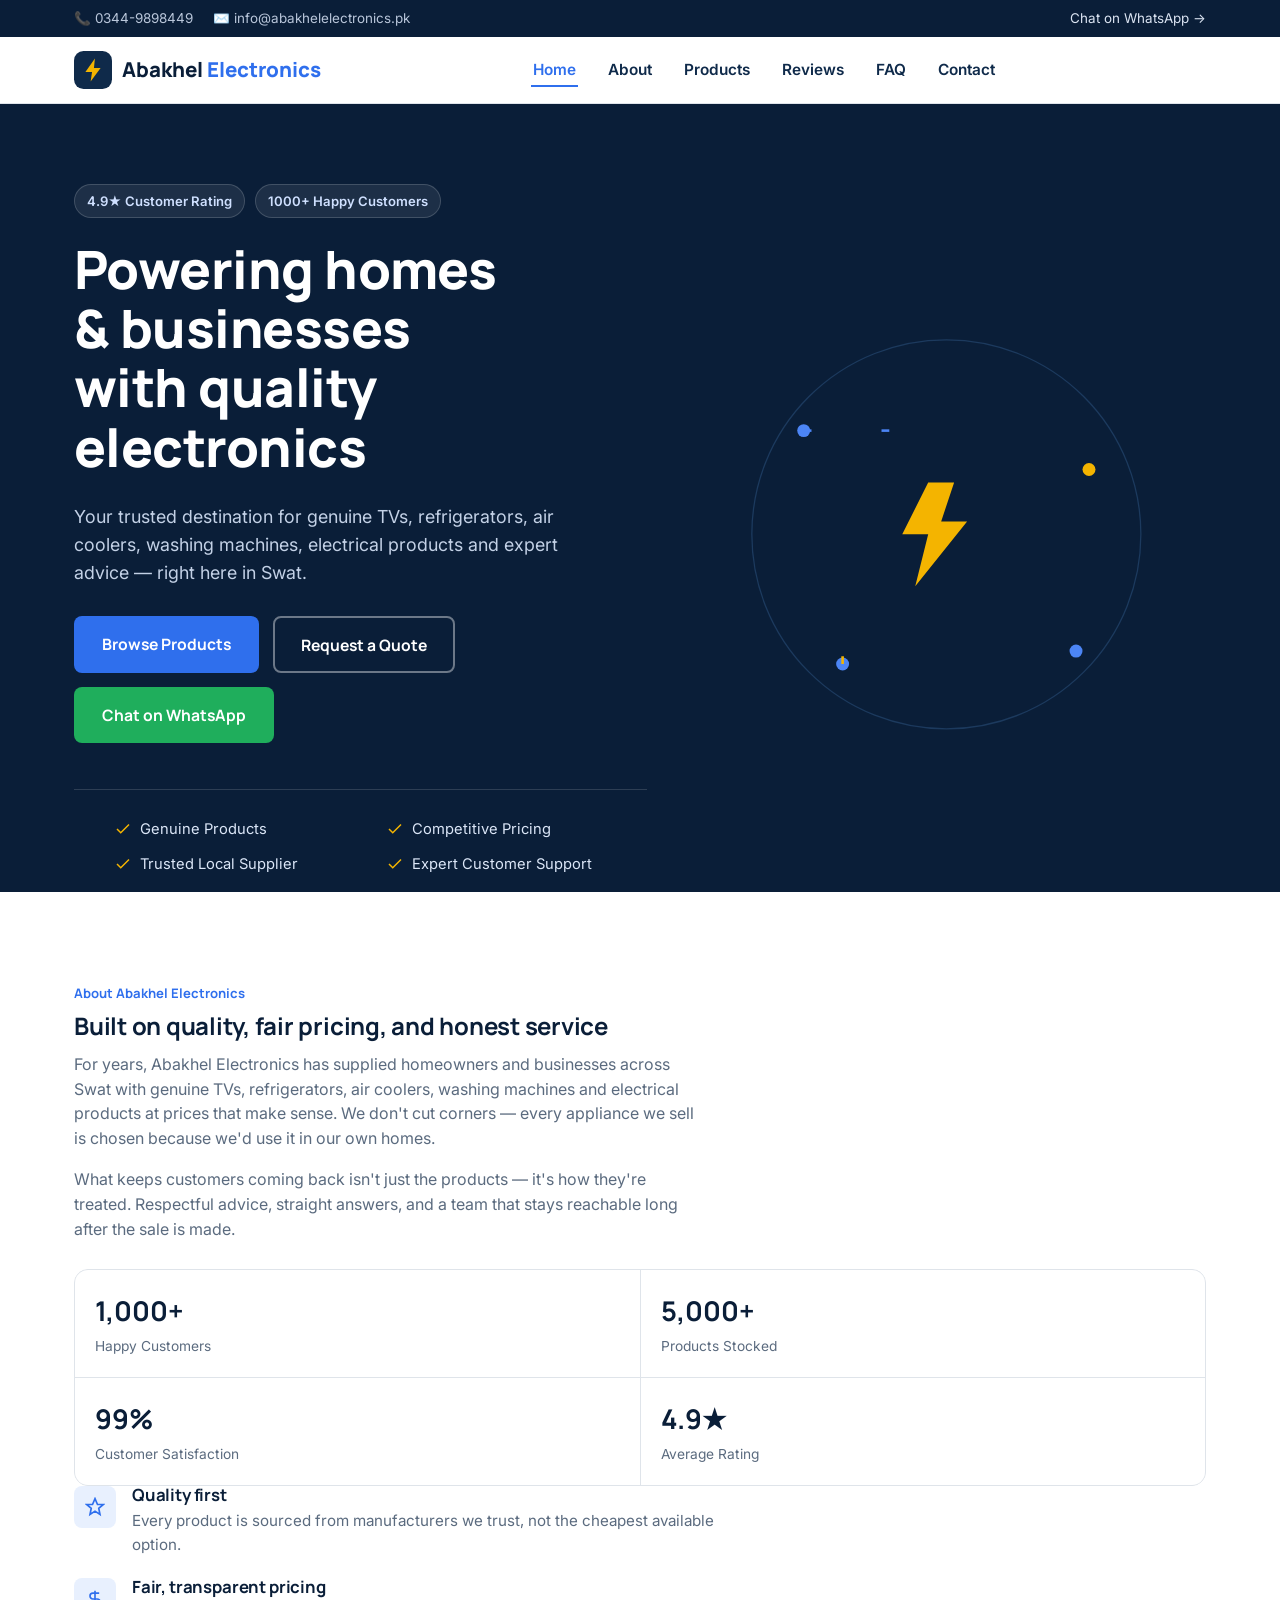
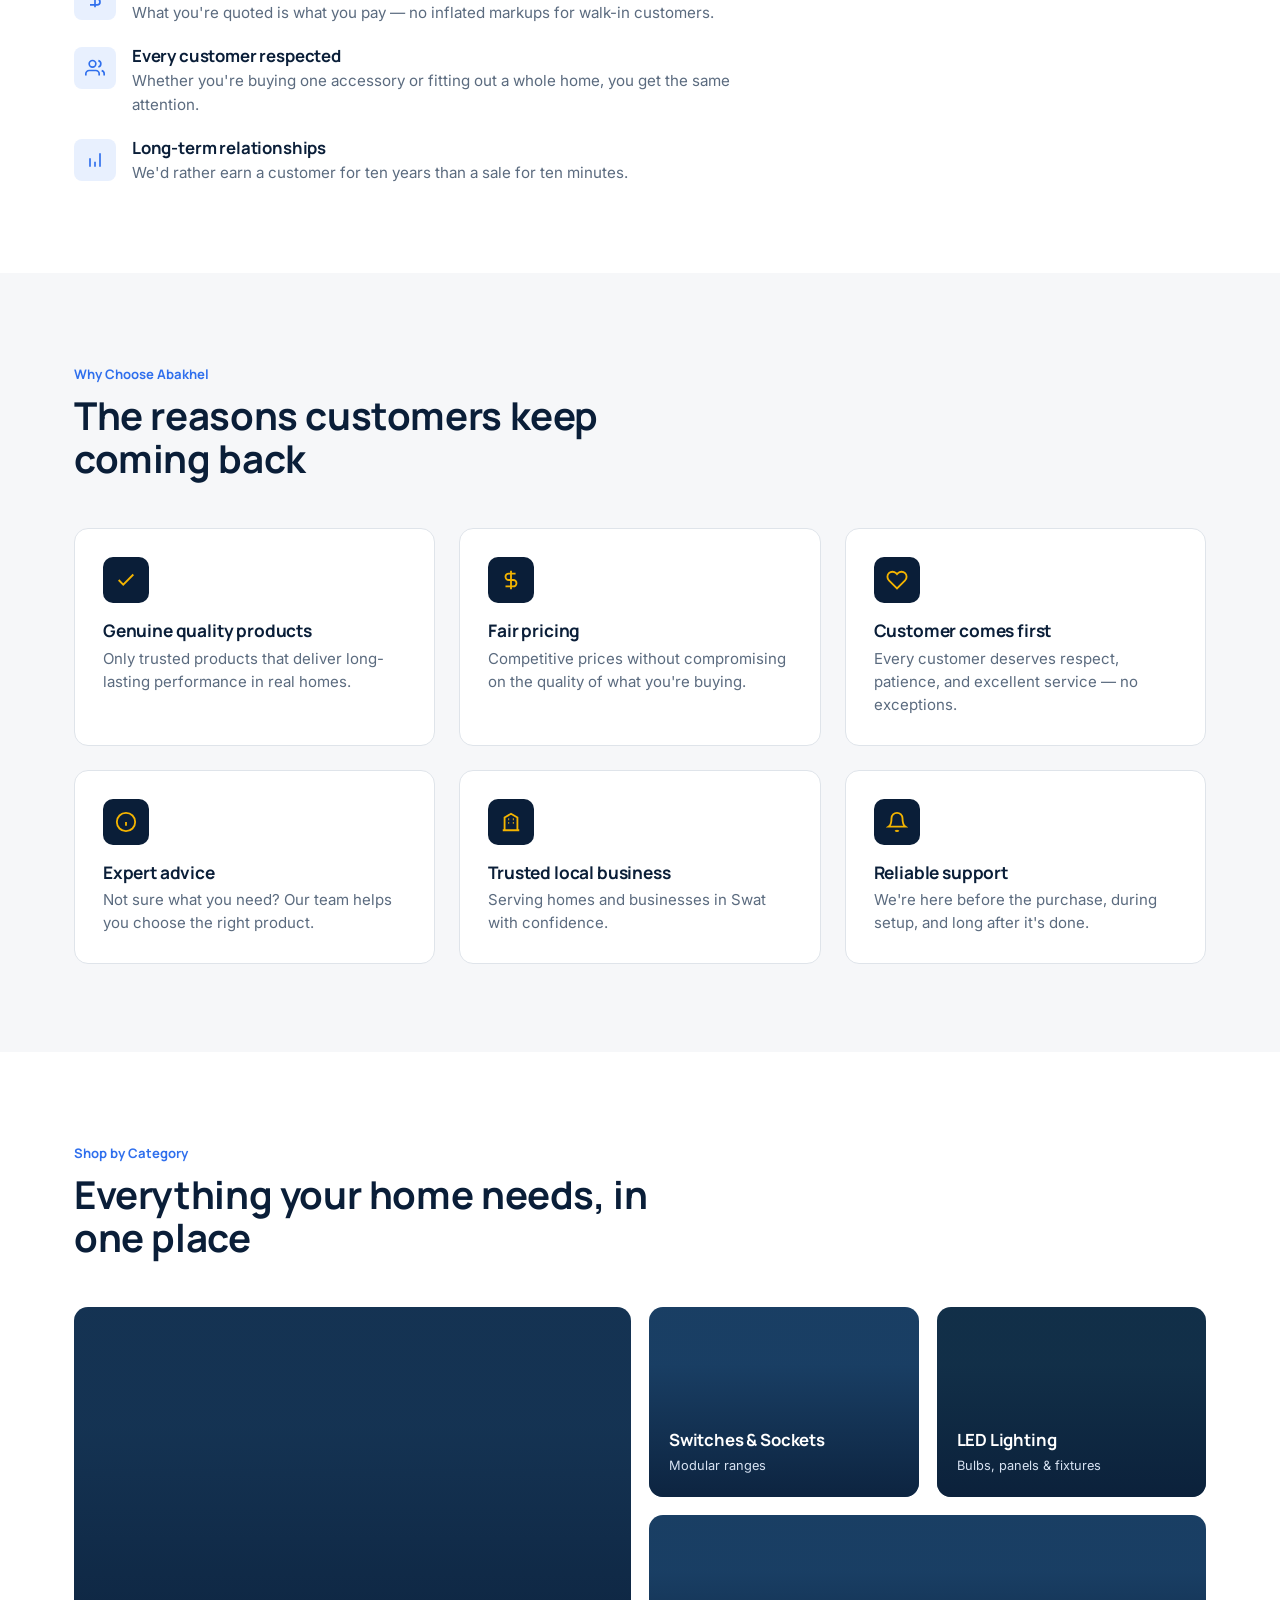
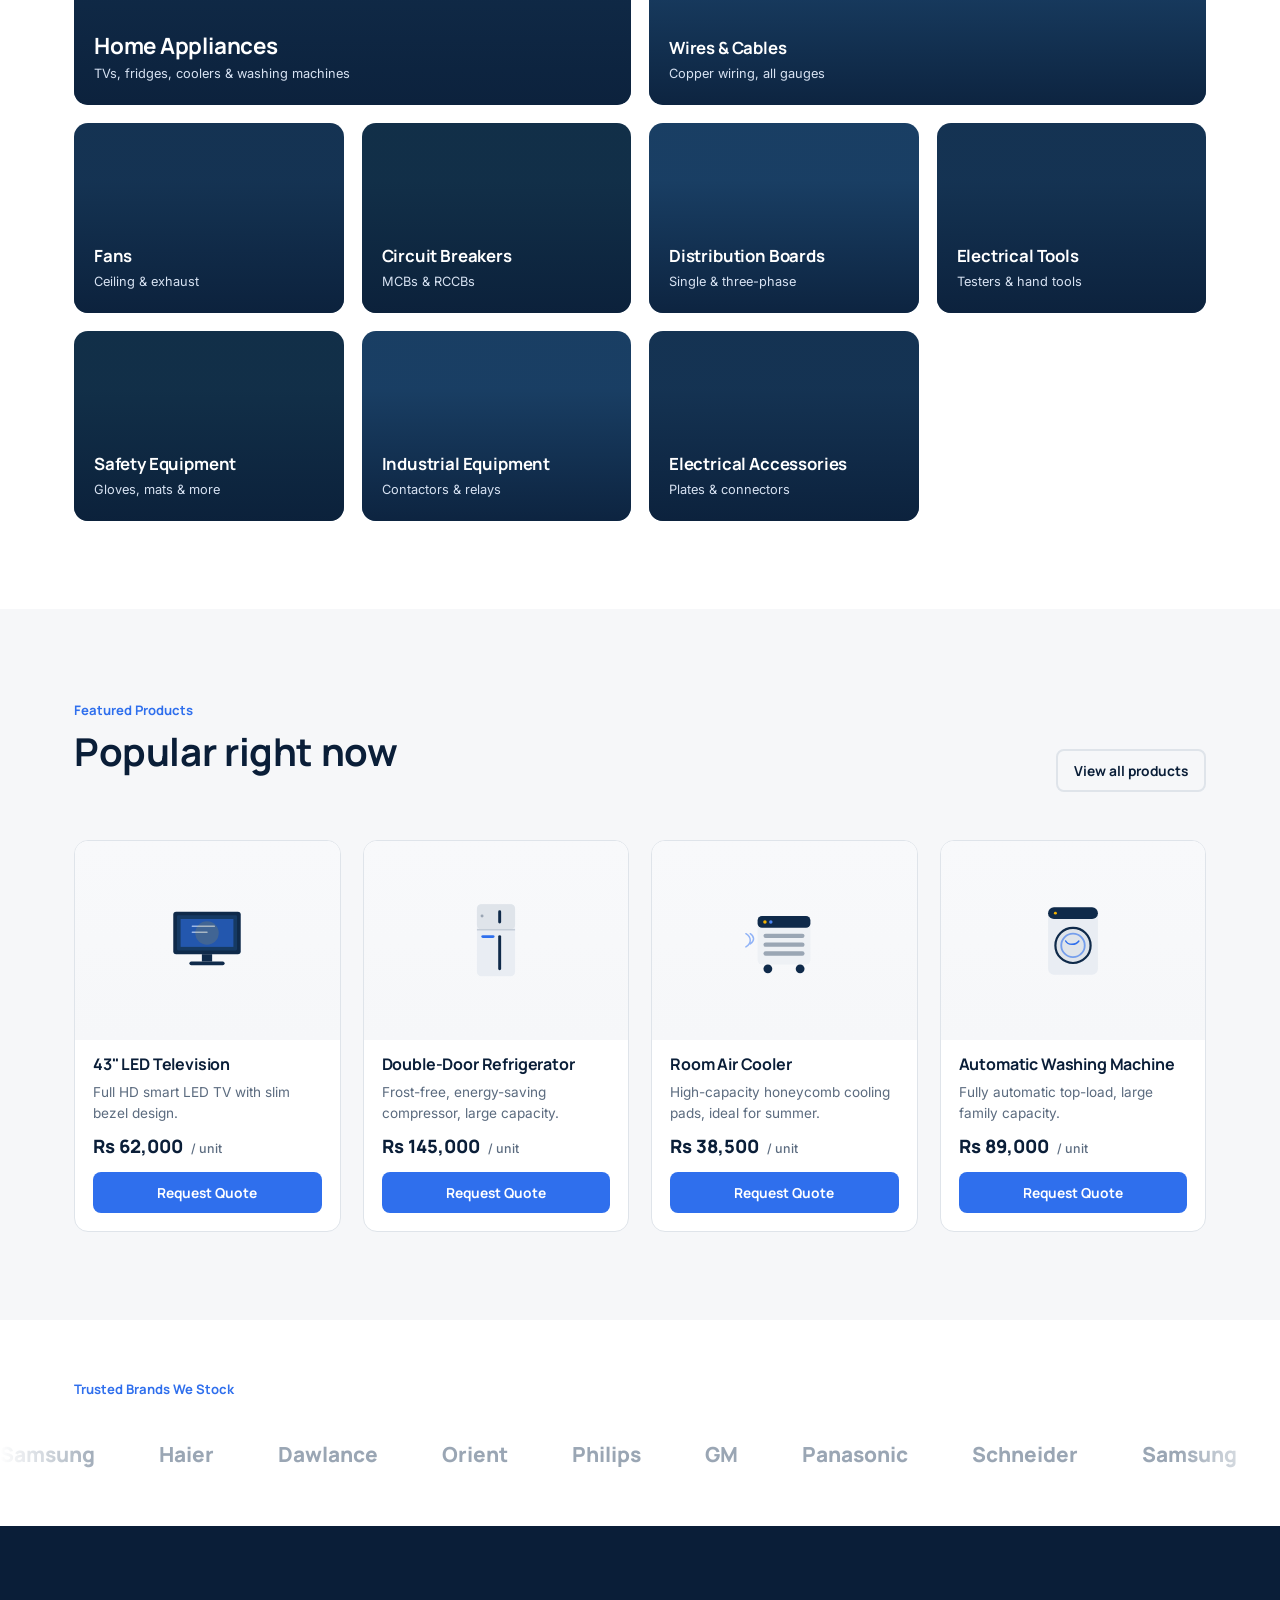
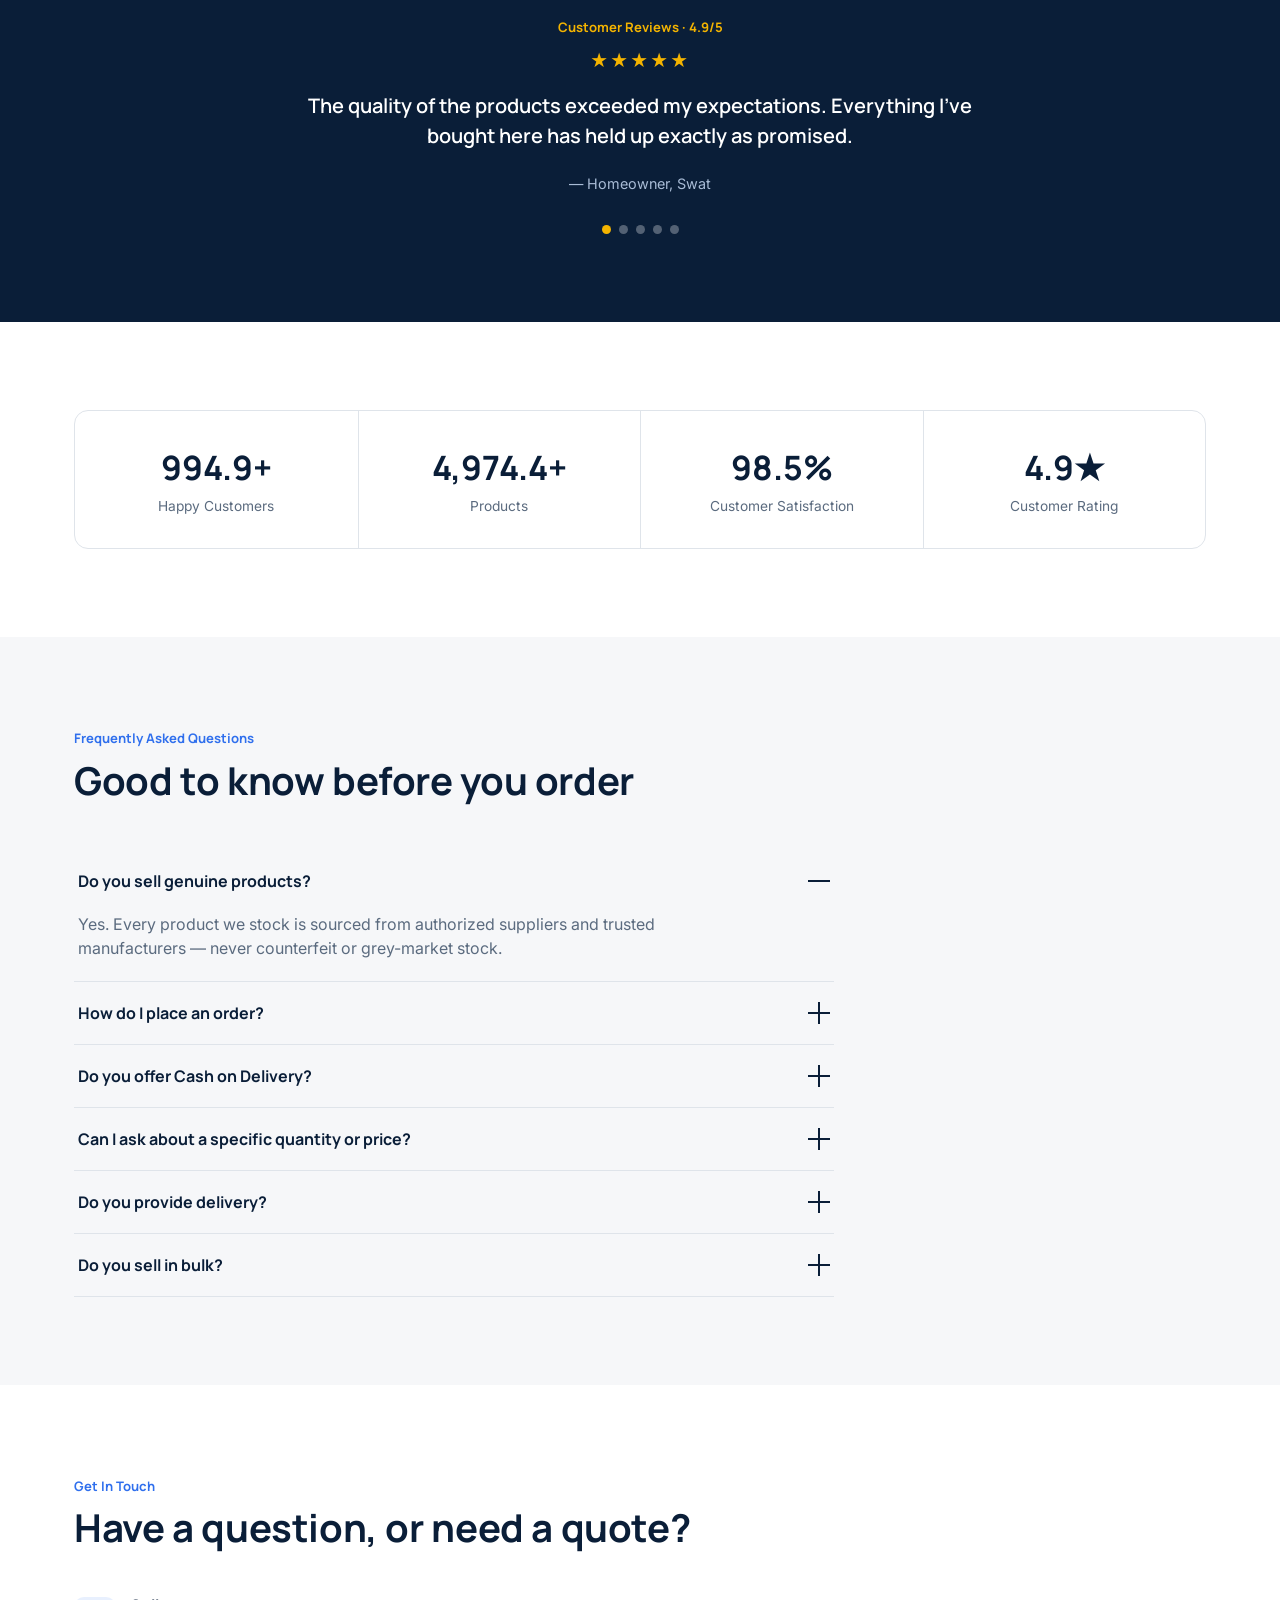
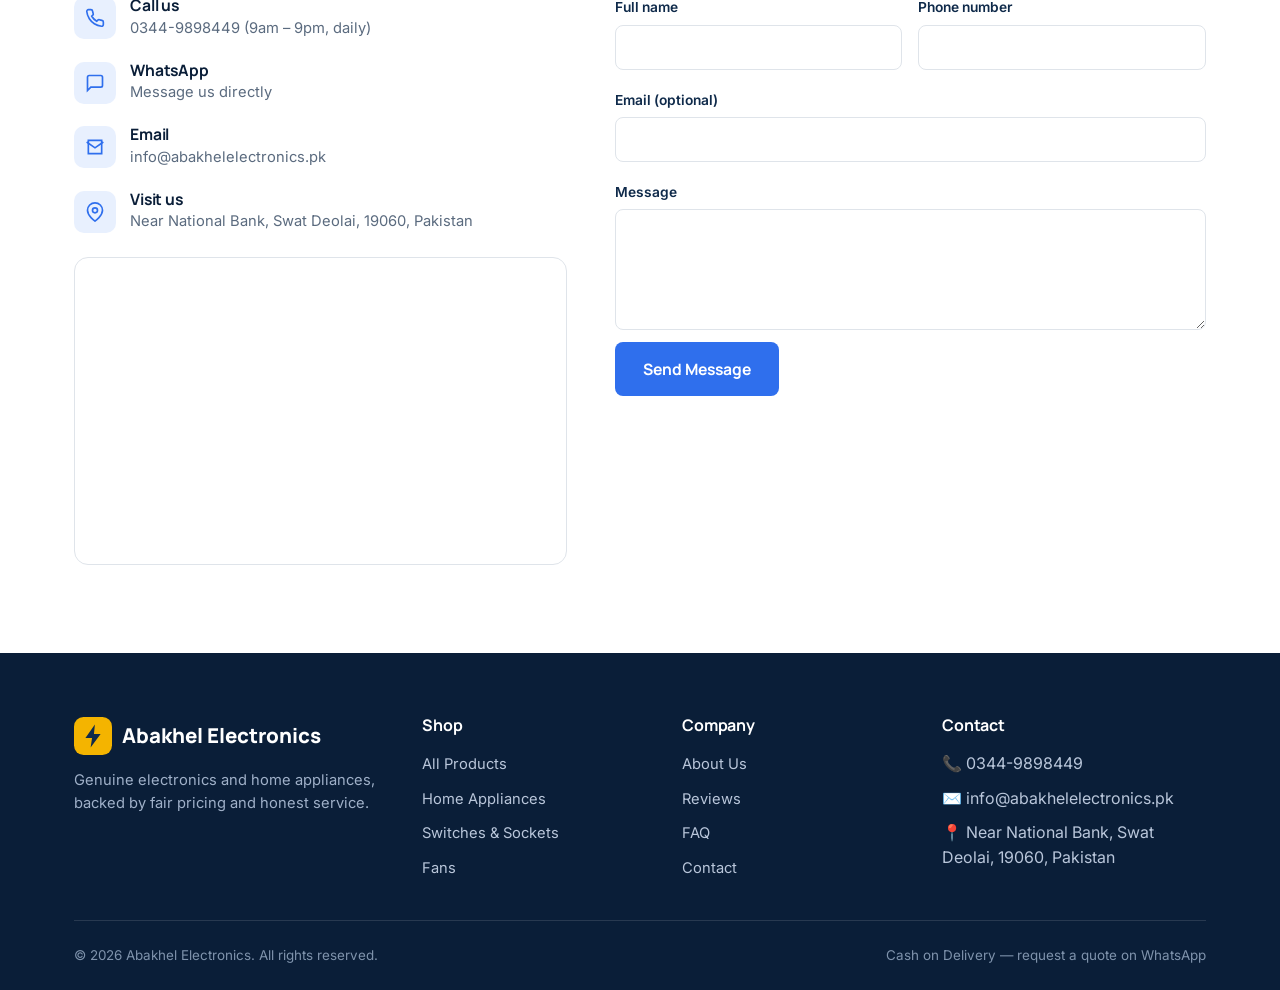
<file: index.html>
<!DOCTYPE html>
<html lang="en">
<head>
<meta charset="UTF-8" />
<meta name="viewport" content="width=device-width, initial-scale=1.0" />
<title>Abakhel Electronics — Quality Electronics &amp; Home Appliances in Swat</title>
<meta name="description" content="Abakhel Electronics supplies genuine TVs, refrigerators, air coolers, washing machines, electrical accessories and more at fair prices, near National Bank, Swat Deolai. Request a quote on WhatsApp." />

<meta property="og:title" content="Abakhel Electronics — Quality Electronics & Home Appliances" />
<meta property="og:description" content="Your trusted destination for genuine electronics, home appliances, expert advice, and competitive prices in Swat." />
<meta property="og:type" content="website" />
<meta name="twitter:card" content="summary_large_image" />

<link rel="preconnect" href="https://fonts.googleapis.com" />
<link rel="preconnect" href="https://fonts.gstatic.com" crossorigin />
<link href="https://fonts.googleapis.com/css2?family=Inter:wght@400;500;600;700&family=Manrope:wght@600;700;800&display=swap" rel="stylesheet" />

<link rel="stylesheet" href="css/base.css" />
<link rel="stylesheet" href="css/layout.css" />
<link rel="stylesheet" href="css/home.css" />
<link rel="stylesheet" href="css/shop.css" />

<script type="application/ld+json">
{
  "@context": "https://schema.org",
  "@type": "ElectronicsStore",
  "name": "Abakhel Electronics",
  "priceRange": "$$",
  "address": {
    "@type": "PostalAddress",
    "streetAddress": "Near National Bank, Swat Deolai",
    "postalCode": "19060",
    "addressCountry": "PK"
  }
}
</script>
</head>
<body>
<a href="#main" class="skip-link">Skip to content</a>

<!-- ============ TOPBAR ============ -->
<div class="topbar">
  <div class="container">
    <div class="topbar__contacts">
      <span>📞 0344-9898449</span>
      <span>✉️ info@abakhelelectronics.pk</span>
    </div>
    <a href="https://wa.me/923449898449" target="_blank" rel="noopener">Chat on WhatsApp →</a>
  </div>
</div>

<!-- ============ HEADER ============ -->
<header class="header">
  <div class="container">
    <a href="index.html" class="brand">
      <svg class="brand__mark" viewBox="0 0 40 40" fill="none" xmlns="http://www.w3.org/2000/svg">
        <rect width="40" height="40" rx="10" fill="#0F2A4A"/>
        <path d="M22 8 12 22h7l-1.5 10L28 18h-7l1-10Z" fill="#F4B400"/>
      </svg>
      <span class="brand__name">Abakhel<span> Electronics</span></span>
    </a>

    <nav class="nav" aria-label="Primary">
      <ul class="nav__links">
        <li><a href="index.html" aria-current="page">Home</a></li>
        <li><a href="index.html#about">About</a></li>
        <li><a href="products.html">Products</a></li>
        <li><a href="index.html#testimonials">Reviews</a></li>
        <li><a href="index.html#faq">FAQ</a></li>
        <li><a href="index.html#contact">Contact</a></li>
      </ul>
    </nav>

    <div class="header__actions">
      <button type="button" class="nav-toggle" aria-label="Toggle menu" aria-expanded="false">
        <span></span><span></span><span></span>
      </button>
    </div>
  </div>
</header>

<main id="main">

  <!-- ============ HERO ============ -->
  <section class="hero">
    <div class="container">
      <div>
        <div class="hero__badges">
          <span>4.9★ Customer Rating</span>
          <span>1000+ Happy Customers</span>
        </div>
        <h1>Powering homes &amp; businesses with quality electronics</h1>
        <p class="lede">Your trusted destination for genuine TVs, refrigerators, air coolers, washing machines, electrical products and expert advice — right here in Swat.</p>
        <div class="hero__ctas">
          <a href="products.html" class="btn btn--primary">Browse Products</a>
          <button type="button" class="btn btn--ghost" data-request-quote="">Request a Quote</button>
          <a href="https://wa.me/923449898449" target="_blank" rel="noopener" class="btn btn--whatsapp">Chat on WhatsApp</a>
        </div>
        <ul class="hero__trust">
          <li><svg width="18" height="18" viewBox="0 0 24 24" fill="none" stroke="currentColor" stroke-width="2"><path d="M20 6 9 17l-5-5"/></svg> Genuine Products</li>
          <li><svg width="18" height="18" viewBox="0 0 24 24" fill="none" stroke="currentColor" stroke-width="2"><path d="M20 6 9 17l-5-5"/></svg> Competitive Pricing</li>
          <li><svg width="18" height="18" viewBox="0 0 24 24" fill="none" stroke="currentColor" stroke-width="2"><path d="M20 6 9 17l-5-5"/></svg> Trusted Local Supplier</li>
          <li><svg width="18" height="18" viewBox="0 0 24 24" fill="none" stroke="currentColor" stroke-width="2"><path d="M20 6 9 17l-5-5"/></svg> Expert Customer Support</li>
        </ul>
      </div>

      <div class="hero__visual" aria-hidden="true">
        <svg viewBox="0 0 400 400" fill="none">
          <circle cx="200" cy="200" r="150" stroke="#1c3a5e" stroke-width="1"/>
          <circle cx="90" cy="120" r="5" fill="#4c85f5"/>
          <circle cx="310" cy="150" r="5" fill="#F4B400"/>
          <circle cx="120" cy="300" r="5" fill="#4c85f5"/>
          <circle cx="300" cy="290" r="5" fill="#4c85f5"/>
          <path class="circuit-line" d="M90 120 L150 120 L150 190 L250 190 L250 150 L310 150" stroke="#4c85f5" stroke-width="2" fill="none"/>
          <path class="circuit-line circuit-line--b" d="M120 300 L120 230 L200 230 L200 260 L300 260 L300 290" stroke="#F4B400" stroke-width="2" fill="none"/>
          <path class="circuit-line circuit-line--c" d="M150 120 L200 120 L200 90 L280 90" stroke="#4c85f5" stroke-width="2" fill="none"/>
          <path d="M186 160 166 200h20l-10 40 40-50h-20l10-30Z" fill="#F4B400"/>
        </svg>
      </div>
    </div>
  </section>

  <!-- ============ ABOUT ============ -->
  <section class="section" id="about">
    <div class="container about">
      <div>
        <span class="section-kicker">About Abakhel Electronics</span>
        <h2>Built on quality, fair pricing, and honest service</h2>
        <p>For years, Abakhel Electronics has supplied homeowners and businesses across Swat with genuine TVs, refrigerators, air coolers, washing machines and electrical products at prices that make sense. We don't cut corners — every appliance we sell is chosen because we'd use it in our own homes.</p>
        <p>What keeps customers coming back isn't just the products — it's how they're treated. Respectful advice, straight answers, and a team that stays reachable long after the sale is made.</p>
        <div class="about__stats">
          <div><strong data-count-to="1000" data-count-suffix="+">0</strong><span>Happy Customers</span></div>
          <div><strong data-count-to="5000" data-count-suffix="+">0</strong><span>Products Stocked</span></div>
          <div><strong data-count-to="99" data-count-suffix="%">0</strong><span>Customer Satisfaction</span></div>
          <div><strong data-count-to="4.9" data-count-suffix="★">0</strong><span>Average Rating</span></div>
        </div>
      </div>
      <div class="about__values">
        <div class="about__value">
          <div class="about__value-icon"><svg width="20" height="20" viewBox="0 0 24 24" fill="none" stroke="currentColor" stroke-width="2"><path d="m12 2 3 7h7l-5.5 4.5L18 21l-6-4-6 4 1.5-7.5L2 9h7Z"/></svg></div>
          <div><h4>Quality first</h4><p>Every product is sourced from manufacturers we trust, not the cheapest available option.</p></div>
        </div>
        <div class="about__value">
          <div class="about__value-icon"><svg width="20" height="20" viewBox="0 0 24 24" fill="none" stroke="currentColor" stroke-width="2"><path d="M12 2v20M17 5H9.5a3.5 3.5 0 0 0 0 7h5a3.5 3.5 0 0 1 0 7H6"/></svg></div>
          <div><h4>Fair, transparent pricing</h4><p>What you're quoted is what you pay — no inflated markups for walk-in customers.</p></div>
        </div>
        <div class="about__value">
          <div class="about__value-icon"><svg width="20" height="20" viewBox="0 0 24 24" fill="none" stroke="currentColor" stroke-width="2"><path d="M17 21v-2a4 4 0 0 0-4-4H5a4 4 0 0 0-4 4v2M9 11a4 4 0 1 0 0-8 4 4 0 0 0 0 8ZM23 21v-2a4 4 0 0 0-3-3.87M16 3.13a4 4 0 0 1 0 7.75"/></svg></div>
          <div><h4>Every customer respected</h4><p>Whether you're buying one accessory or fitting out a whole home, you get the same attention.</p></div>
        </div>
        <div class="about__value">
          <div class="about__value-icon"><svg width="20" height="20" viewBox="0 0 24 24" fill="none" stroke="currentColor" stroke-width="2"><path d="M12 20v-6M6 20v-10M18 20v-16"/></svg></div>
          <div><h4>Long-term relationships</h4><p>We'd rather earn a customer for ten years than a sale for ten minutes.</p></div>
        </div>
      </div>
    </div>
  </section>

  <!-- ============ WHY CHOOSE ============ -->
  <section class="section section--gray">
    <div class="container">
      <div class="section-head">
        <span class="section-kicker">Why Choose Abakhel</span>
        <h2>The reasons customers keep coming back</h2>
      </div>
      <div class="why-grid">
        <div class="why-card">
          <div class="why-card__icon"><svg width="22" height="22" viewBox="0 0 24 24" fill="none" stroke="currentColor" stroke-width="2"><path d="M20 6 9 17l-5-5"/></svg></div>
          <h3>Genuine quality products</h3>
          <p>Only trusted products that deliver long-lasting performance in real homes.</p>
        </div>
        <div class="why-card">
          <div class="why-card__icon"><svg width="22" height="22" viewBox="0 0 24 24" fill="none" stroke="currentColor" stroke-width="2"><path d="M12 2v20M17 5H9.5a3.5 3.5 0 0 0 0 7h5a3.5 3.5 0 0 1 0 7H6"/></svg></div>
          <h3>Fair pricing</h3>
          <p>Competitive prices without compromising on the quality of what you're buying.</p>
        </div>
        <div class="why-card">
          <div class="why-card__icon"><svg width="22" height="22" viewBox="0 0 24 24" fill="none" stroke="currentColor" stroke-width="2"><path d="M20.84 4.61a5.5 5.5 0 0 0-7.78 0L12 5.67l-1.06-1.06a5.5 5.5 0 1 0-7.78 7.78L12 21.23l8.84-8.84a5.5 5.5 0 0 0 0-7.78Z"/></svg></div>
          <h3>Customer comes first</h3>
          <p>Every customer deserves respect, patience, and excellent service — no exceptions.</p>
        </div>
        <div class="why-card">
          <div class="why-card__icon"><svg width="22" height="22" viewBox="0 0 24 24" fill="none" stroke="currentColor" stroke-width="2"><circle cx="12" cy="12" r="10"/><path d="M12 16v-4M12 8h.01"/></svg></div>
          <h3>Expert advice</h3>
          <p>Not sure what you need? Our team helps you choose the right product.</p>
        </div>
        <div class="why-card">
          <div class="why-card__icon"><svg width="22" height="22" viewBox="0 0 24 24" fill="none" stroke="currentColor" stroke-width="2"><path d="M3 21h18M5 21V7l7-4 7 4v14M9 9h1M9 13h1M14 9h1M14 13h1"/></svg></div>
          <h3>Trusted local business</h3>
          <p>Serving homes and businesses in Swat with confidence.</p>
        </div>
        <div class="why-card">
          <div class="why-card__icon"><svg width="22" height="22" viewBox="0 0 24 24" fill="none" stroke="currentColor" stroke-width="2"><path d="M18 8a6 6 0 0 0-12 0c0 7-3 9-3 9h18s-3-2-3-9M13.73 21a2 2 0 0 1-3.46 0"/></svg></div>
          <h3>Reliable support</h3>
          <p>We're here before the purchase, during setup, and long after it's done.</p>
        </div>
      </div>
    </div>
  </section>

  <!-- ============ CATEGORIES ============ -->
  <section class="section">
    <div class="container">
      <div class="section-head">
        <span class="section-kicker">Shop by Category</span>
        <h2>Everything your home needs, in one place</h2>
      </div>
      <div class="cat-grid">
        <a class="cat-card cat-card--lg" href="products.html?cat=appliances" style="background-color:#153454">
          <div class="cat-card__body"><h3>Home Appliances</h3><span>TVs, fridges, coolers &amp; washing machines</span></div>
        </a>
        <a class="cat-card" href="products.html?cat=switches" style="background-color:#1a4066">
          <div class="cat-card__body"><h3>Switches &amp; Sockets</h3><span>Modular ranges</span></div>
        </a>
        <a class="cat-card" href="products.html?cat=lighting" style="background-color:#123049">
          <div class="cat-card__body"><h3>LED Lighting</h3><span>Bulbs, panels &amp; fixtures</span></div>
        </a>
        <a class="cat-card cat-card--md" href="products.html?cat=wires" style="background-color:#1a4066">
          <div class="cat-card__body"><h3>Wires &amp; Cables</h3><span>Copper wiring, all gauges</span></div>
        </a>
        <a class="cat-card" href="products.html?cat=fans" style="background-color:#153454">
          <div class="cat-card__body"><h3>Fans</h3><span>Ceiling &amp; exhaust</span></div>
        </a>
        <a class="cat-card" href="products.html?cat=breakers" style="background-color:#123049">
          <div class="cat-card__body"><h3>Circuit Breakers</h3><span>MCBs &amp; RCCBs</span></div>
        </a>
        <a class="cat-card" href="products.html?cat=boards" style="background-color:#1a4066">
          <div class="cat-card__body"><h3>Distribution Boards</h3><span>Single &amp; three-phase</span></div>
        </a>
        <a class="cat-card" href="products.html?cat=tools" style="background-color:#153454">
          <div class="cat-card__body"><h3>Electrical Tools</h3><span>Testers &amp; hand tools</span></div>
        </a>
        <a class="cat-card" href="products.html?cat=safety" style="background-color:#123049">
          <div class="cat-card__body"><h3>Safety Equipment</h3><span>Gloves, mats &amp; more</span></div>
        </a>
        <a class="cat-card" href="products.html?cat=industrial" style="background-color:#1a4066">
          <div class="cat-card__body"><h3>Industrial Equipment</h3><span>Contactors &amp; relays</span></div>
        </a>
        <a class="cat-card" href="products.html?cat=accessories" style="background-color:#153454">
          <div class="cat-card__body"><h3>Electrical Accessories</h3><span>Plates &amp; connectors</span></div>
        </a>
      </div>
    </div>
  </section>

  <!-- ============ FEATURED PRODUCTS ============ -->
  <section class="section section--gray">
    <div class="container">
      <div class="section-head" style="display:flex;justify-content:space-between;align-items:flex-end;max-width:none;width:100%;">
        <div>
          <span class="section-kicker">Featured Products</span>
          <h2>Popular right now</h2>
        </div>
        <a href="products.html" class="btn btn--outline btn--sm">View all products</a>
      </div>
      <div class="product-grid" id="featuredGrid"></div>
    </div>
  </section>

  <!-- ============ BRANDS ============ -->
  <section class="section--tight">
    <div class="container">
      <div class="section-head" style="margin-bottom:28px;">
        <span class="section-kicker">Trusted Brands We Stock</span>
      </div>
    </div>
    <div class="brands-strip">
      <div class="brands-track">
        <span>Samsung</span><span>Haier</span><span>Dawlance</span><span>Orient</span><span>Philips</span><span>GM</span><span>Panasonic</span><span>Schneider</span>
        <span>Samsung</span><span>Haier</span><span>Dawlance</span><span>Orient</span><span>Philips</span><span>GM</span><span>Panasonic</span><span>Schneider</span>
      </div>
    </div>
  </section>

  <!-- ============ TESTIMONIALS ============ -->
  <section class="section section--navy" id="testimonials">
    <div class="container">
      <div class="testimonial-wrap">
        <span class="section-kicker" style="color:#F4B400;">Customer Reviews · 4.9/5</span>
        <div class="testimonial is-active">
          <div class="testimonial__stars">★★★★★</div>
          <p class="quote">The quality of the products exceeded my expectations. Everything I've bought here has held up exactly as promised.</p>
          <cite>— Homeowner, Swat</cite>
        </div>
        <div class="testimonial">
          <div class="testimonial__stars">★★★★★</div>
          <p class="quote">Excellent prices and outstanding customer service every single time I've visited.</p>
          <cite>— Local Customer</cite>
        </div>
        <div class="testimonial">
          <div class="testimonial__stars">★★★★★</div>
          <p class="quote">The staff is respectful, knowledgeable, and always willing to help you find the right product.</p>
          <cite>— Repeat Customer</cite>
        </div>
        <div class="testimonial">
          <div class="testimonial__stars">★★★★★</div>
          <p class="quote">My first choice for electronics shopping because they genuinely care about their customers.</p>
          <cite>— Returning Customer</cite>
        </div>
        <div class="testimonial">
          <div class="testimonial__stars">★★★★★</div>
          <p class="quote">They consistently deliver quality products at prices that actually make sense.</p>
          <cite>— Small Business Owner</cite>
        </div>
        <div class="testimonial-dots" id="testimonialDots"></div>
      </div>
    </div>
  </section>

  <!-- ============ STATS ============ -->
  <section class="section">
    <div class="container">
      <div class="stats-strip">
        <div><strong data-count-to="1000" data-count-suffix="+">0</strong><span>Happy Customers</span></div>
        <div><strong data-count-to="5000" data-count-suffix="+">0</strong><span>Products</span></div>
        <div><strong data-count-to="99" data-count-suffix="%">0</strong><span>Customer Satisfaction</span></div>
        <div><strong data-count-to="4.9" data-count-suffix="★">0</strong><span>Customer Rating</span></div>
      </div>
    </div>
  </section>

  <!-- ============ FAQ ============ -->
  <section class="section section--gray" id="faq">
    <div class="container">
      <div class="section-head">
        <span class="section-kicker">Frequently Asked Questions</span>
        <h2>Good to know before you order</h2>
      </div>
      <div class="faq">
        <div class="faq-item is-open">
          <button class="faq-item__q" aria-expanded="true">Do you sell genuine products?<span class="faq-item__icon"></span></button>
          <div class="faq-item__a"><p>Yes. Every product we stock is sourced from authorized suppliers and trusted manufacturers — never counterfeit or grey-market stock.</p></div>
        </div>
        <div class="faq-item">
          <button class="faq-item__q" aria-expanded="false">How do I place an order?<span class="faq-item__icon"></span></button>
          <div class="faq-item__a"><p>Browse our products and tap "Request Quote" on anything you're interested in. Fill in your details and it opens WhatsApp with your request ready to send to us directly.</p></div>
        </div>
        <div class="faq-item">
          <button class="faq-item__q" aria-expanded="false">Do you offer Cash on Delivery?<span class="faq-item__icon"></span></button>
          <div class="faq-item__a"><p>Yes, Cash on Delivery is our standard payment method — you pay only when your order arrives. No online payment or card needed.</p></div>
        </div>
        <div class="faq-item">
          <button class="faq-item__q" aria-expanded="false">Can I ask about a specific quantity or price?<span class="faq-item__icon"></span></button>
          <div class="faq-item__a"><p>Absolutely. Use the "Request Quote" button, mention the quantity you need and your phone number, and we'll reply on WhatsApp with pricing.</p></div>
        </div>
        <div class="faq-item">
          <button class="faq-item__q" aria-expanded="false">Do you provide delivery?<span class="faq-item__icon"></span></button>
          <div class="faq-item__a"><p>Yes, we deliver across Swat and surrounding areas. Delivery timing is confirmed after you message us.</p></div>
        </div>
        <div class="faq-item">
          <button class="faq-item__q" aria-expanded="false">Do you sell in bulk?<span class="faq-item__icon"></span></button>
          <div class="faq-item__a"><p>Yes — contractors and businesses regularly order in bulk. Request a quote and we'll work out a fair rate.</p></div>
        </div>
      </div>
    </div>
  </section>

  <!-- ============ CONTACT ============ -->
  <section class="section" id="contact">
    <div class="container">
      <div class="section-head">
        <span class="section-kicker">Get In Touch</span>
        <h2>Have a question, or need a quote?</h2>
      </div>
      <div class="contact-wrap">
        <div>
          <div class="contact-info__item">
            <div class="contact-info__icon"><svg width="20" height="20" viewBox="0 0 24 24" fill="none" stroke="currentColor" stroke-width="2"><path d="M22 16.92v3a2 2 0 0 1-2.18 2 19.79 19.79 0 0 1-8.63-3.07 19.5 19.5 0 0 1-6-6 19.79 19.79 0 0 1-3.07-8.67A2 2 0 0 1 4.11 2h3a2 2 0 0 1 2 1.72c.127.96.362 1.903.7 2.81a2 2 0 0 1-.45 2.11L8.09 9.91a16 16 0 0 0 6 6l1.27-1.27a2 2 0 0 1 2.11-.45c.907.338 1.85.573 2.81.7A2 2 0 0 1 22 16.92Z"/></svg></div>
            <div><h4>Call us</h4><p>0344-9898449 (9am – 9pm, daily)</p></div>
          </div>
          <div class="contact-info__item">
            <div class="contact-info__icon"><svg width="20" height="20" viewBox="0 0 24 24" fill="none" stroke="currentColor" stroke-width="2"><path d="M21 15a2 2 0 0 1-2 2H7l-4 4V5a2 2 0 0 1 2-2h14a2 2 0 0 1 2 2z"/></svg></div>
            <div><h4>WhatsApp</h4><p><a href="https://wa.me/923449898449" target="_blank" rel="noopener">Message us directly</a></p></div>
          </div>
          <div class="contact-info__item">
            <div class="contact-info__icon"><svg width="20" height="20" viewBox="0 0 24 24" fill="none" stroke="currentColor" stroke-width="2"><path d="M4 4h16v16H4z"/><path d="m22 6-10 7L2 6"/></svg></div>
            <div><h4>Email</h4><p>info@abakhelelectronics.pk</p></div>
          </div>
          <div class="contact-info__item">
            <div class="contact-info__icon"><svg width="20" height="20" viewBox="0 0 24 24" fill="none" stroke="currentColor" stroke-width="2"><path d="M21 10c0 7-9 13-9 13s-9-6-9-13a9 9 0 0 1 18 0Z"/><circle cx="12" cy="10" r="3"/></svg></div>
            <div><h4>Visit us</h4><p>Near National Bank, Swat Deolai, 19060, Pakistan</p></div>
          </div>
          <div class="map-embed">
            <iframe title="Abakhel Electronics location" src="https://www.google.com/maps?q=National+Bank+Swat+Deolai+Pakistan&output=embed" loading="lazy"></iframe>
          </div>
        </div>

        <form id="contactForm" novalidate>
          <div class="form-grid">
            <div class="field">
              <label for="cName">Full name</label>
              <input type="text" id="cName" name="cName" required />
            </div>
            <div class="field">
              <label for="cPhone">Phone number</label>
              <input type="tel" id="cPhone" name="cPhone" required />
            </div>
            <div class="field field--full">
              <label for="cEmail">Email (optional)</label>
              <input type="email" id="cEmail" name="cEmail" />
            </div>
            <div class="field field--full">
              <label for="cMessage">Message</label>
              <textarea id="cMessage" name="cMessage" rows="5" required></textarea>
            </div>
          </div>
          <button type="submit" class="btn btn--primary" style="margin-top:8px;">Send Message</button>
        </form>
      </div>
    </div>
  </section>

</main>

<!-- ============ FOOTER ============ -->
<footer class="footer">
  <div class="container">
    <div class="footer__grid">
      <div>
        <div class="brand" style="color:#fff;margin-bottom:14px;">
          <svg class="brand__mark" viewBox="0 0 40 40" fill="none" xmlns="http://www.w3.org/2000/svg">
            <rect width="40" height="40" rx="10" fill="#F4B400"/>
            <path d="M22 8 12 22h7l-1.5 10L28 18h-7l1-10Z" fill="#0F2A4A"/>
          </svg>
          Abakhel Electronics
        </div>
        <p>Genuine electronics and home appliances, backed by fair pricing and honest service.</p>
      </div>
      <div>
        <h4>Shop</h4>
        <ul>
          <li><a href="products.html">All Products</a></li>
          <li><a href="products.html?cat=appliances">Home Appliances</a></li>
          <li><a href="products.html?cat=switches">Switches &amp; Sockets</a></li>
          <li><a href="products.html?cat=fans">Fans</a></li>
        </ul>
      </div>
      <div>
        <h4>Company</h4>
        <ul>
          <li><a href="index.html#about">About Us</a></li>
          <li><a href="index.html#testimonials">Reviews</a></li>
          <li><a href="index.html#faq">FAQ</a></li>
          <li><a href="index.html#contact">Contact</a></li>
        </ul>
      </div>
      <div>
        <h4>Contact</h4>
        <ul>
          <li>📞 0344-9898449</li>
          <li>✉️ info@abakhelelectronics.pk</li>
          <li>📍 Near National Bank, Swat Deolai, 19060, Pakistan</li>
        </ul>
      </div>
    </div>
    <div class="footer__bottom">
      <span>© 2026 Abakhel Electronics. All rights reserved.</span>
      <span>Cash on Delivery — request a quote on WhatsApp</span>
    </div>
  </div>
</footer>

<!-- ============ QUOTE MODAL ============ -->
<div class="modal-overlay" id="quoteModal">
  <div class="modal" role="dialog" aria-modal="true" aria-labelledby="quoteModalTitle">
    <div class="modal__head">
      <h3 id="quoteModalTitle">Request a Quote</h3>
      <button type="button" class="modal__close" id="quoteModalClose" aria-label="Close">✕</button>
    </div>
    <div class="modal__note">
      <svg width="18" height="18" viewBox="0 0 24 24" fill="none" stroke="currentColor" stroke-width="2" style="flex-shrink:0;"><path d="M21 15a2 2 0 0 1-2 2H7l-4 4V5a2 2 0 0 1 2-2h14a2 2 0 0 1 2 2z"/></svg>
      <span>This opens WhatsApp with your details filled in — just hit send.</span>
    </div>
    <form id="quoteForm">
      <div class="field">
        <label for="quoteProductField">Product</label>
        <input type="text" id="quoteProductField" name="product" />
      </div>
      <div class="field">
        <label for="quoteQty">Quantity needed</label>
        <input type="text" id="quoteQty" name="qty" placeholder="e.g. 1 unit, or 20 pieces" />
      </div>
      <div class="field">
        <label for="quoteName">Full name</label>
        <input type="text" id="quoteName" name="name" required />
      </div>
      <div class="field">
        <label for="quotePhone">Phone number</label>
        <input type="tel" id="quotePhone" name="phone" required />
      </div>
      <button type="submit" class="btn btn--whatsapp btn--full">Send via WhatsApp</button>
    </form>
  </div>
</div>

<!-- ============ TOAST ============ -->
<div class="toast" id="toast">
  <svg width="18" height="18" viewBox="0 0 24 24" fill="none" stroke="currentColor" stroke-width="2"><path d="M20 6 9 17l-5-5"/></svg>
  <span>Opening WhatsApp…</span>
</div>

<!-- ============ MOBILE ACTION BAR ============ -->
<div class="mobile-actionbar">
  <a href="tel:+923449898449" class="btn btn--outline">Call Now</a>
  <a href="https://wa.me/923449898449" target="_blank" rel="noopener" class="btn btn--whatsapp">WhatsApp</a>
</div>

<script src="js/data.js"></script>
<script src="js/main.js"></script>
<script src="js/home.js"></script>
<script>
  // Render a small set of featured products on the homepage
  document.addEventListener("DOMContentLoaded", () => {
    const grid = document.getElementById("featuredGrid");
    const featuredIds = ["p21", "p22", "p23", "p24"];
    grid.innerHTML = featuredIds
      .map((id) => findProduct(id))
      .filter(Boolean)
      .map((p) => {
        return `
        <article class="product-card">
          <div class="product-card__img">${productImageHtml(p)}</div>
          <div class="product-card__body">
            <h3>${p.name}</h3>
            <p class="desc">${p.desc}</p>
            <div class="product-card__price">${formatPKR(p.price)} <small>/ ${p.unit}</small></div>
            <div class="product-card__actions">
              <button type="button" class="btn btn--primary btn--sm btn--full" data-request-quote="${p.name}">Request Quote</button>
            </div>
          </div>
        </article>`;
      })
      .join("");
    grid.querySelectorAll("[data-request-quote]").forEach((btn) =>
      btn.addEventListener("click", () => openQuoteModal(btn.getAttribute("data-request-quote")))
    );
  });
</script>
</body>
</html>
</file>
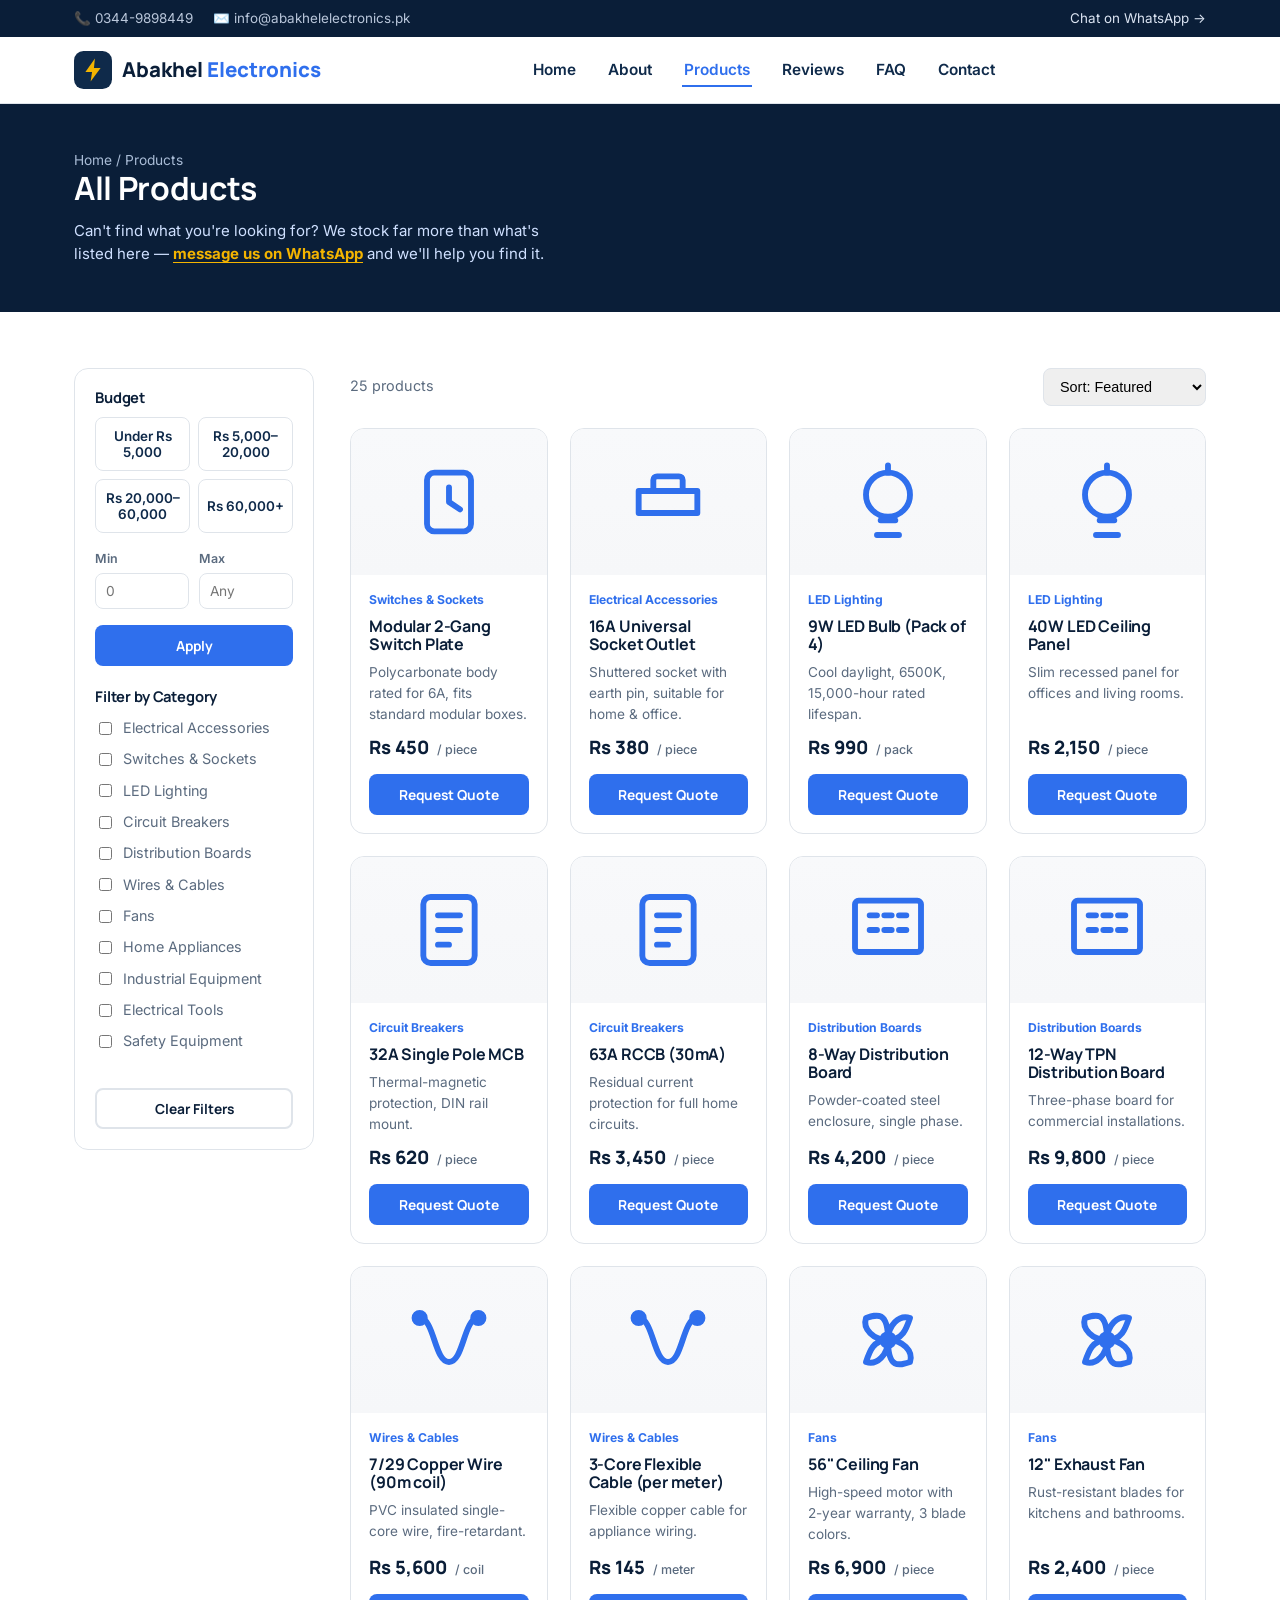
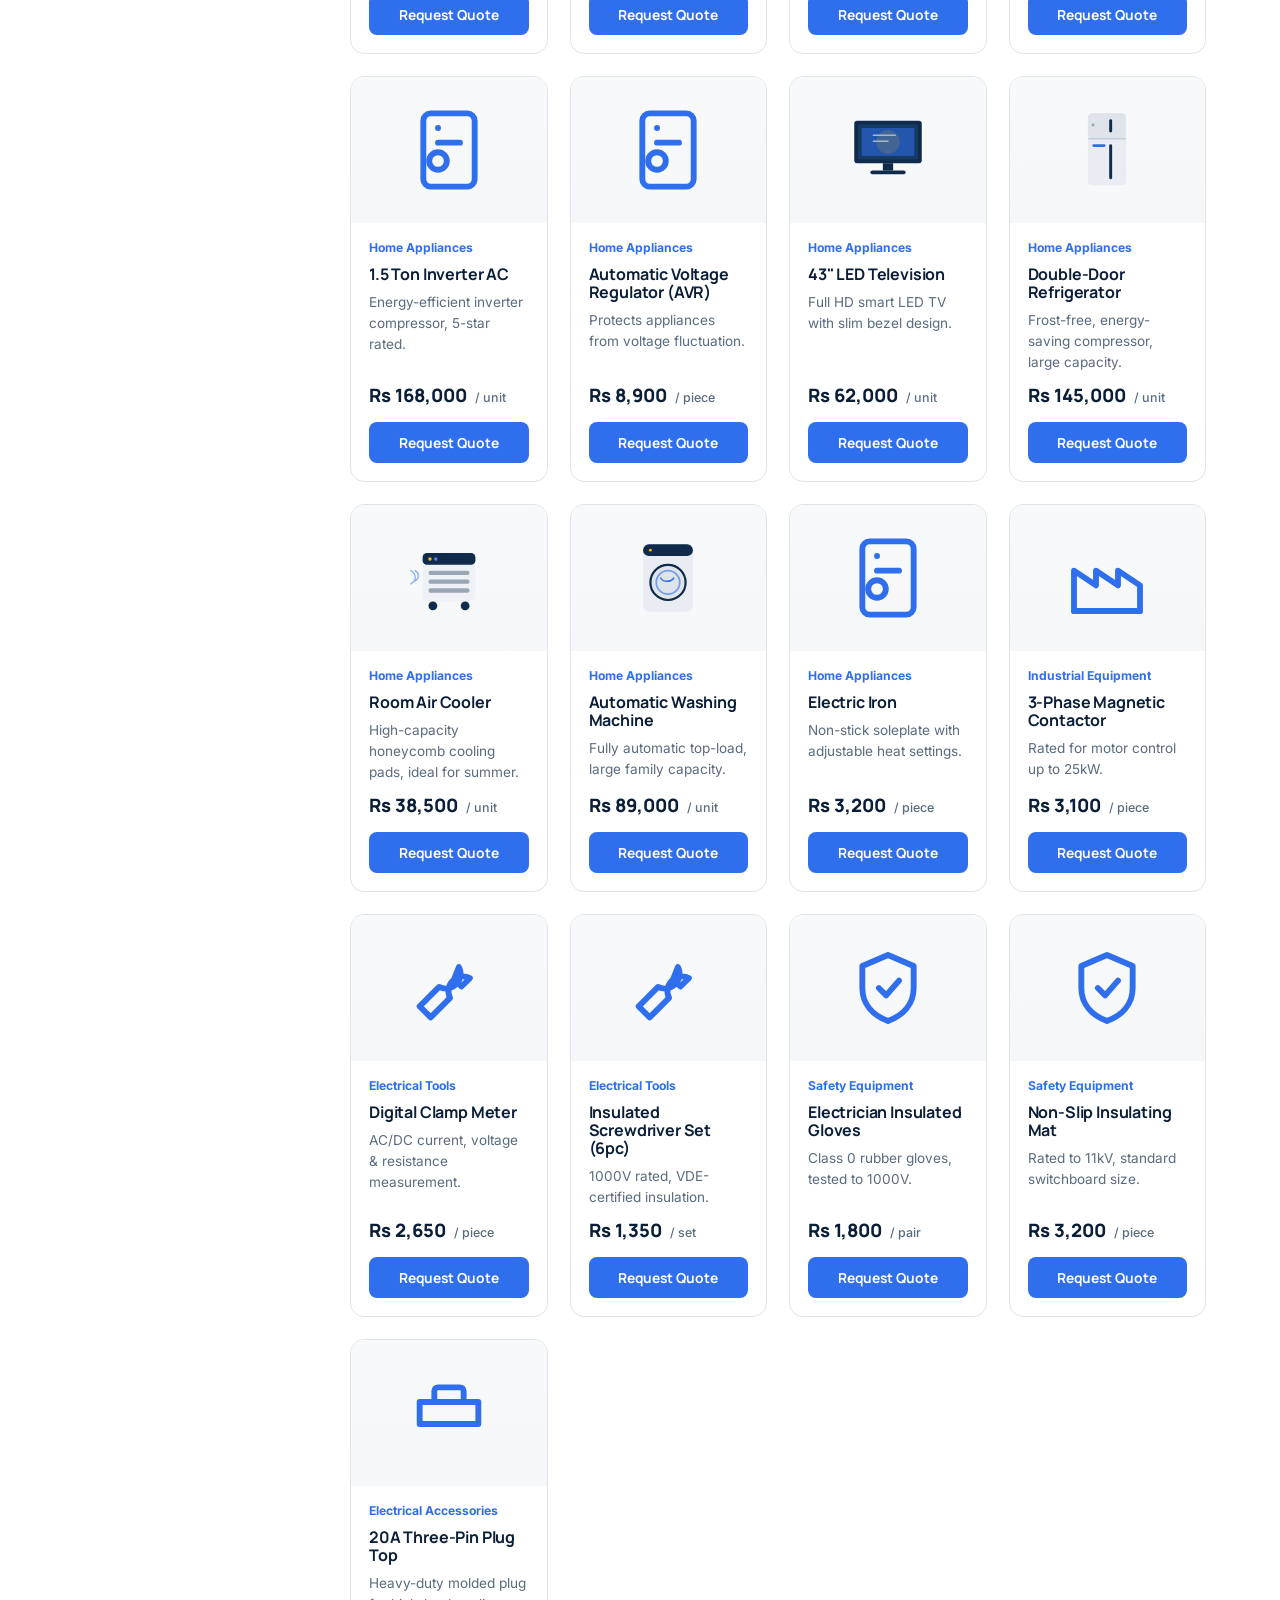
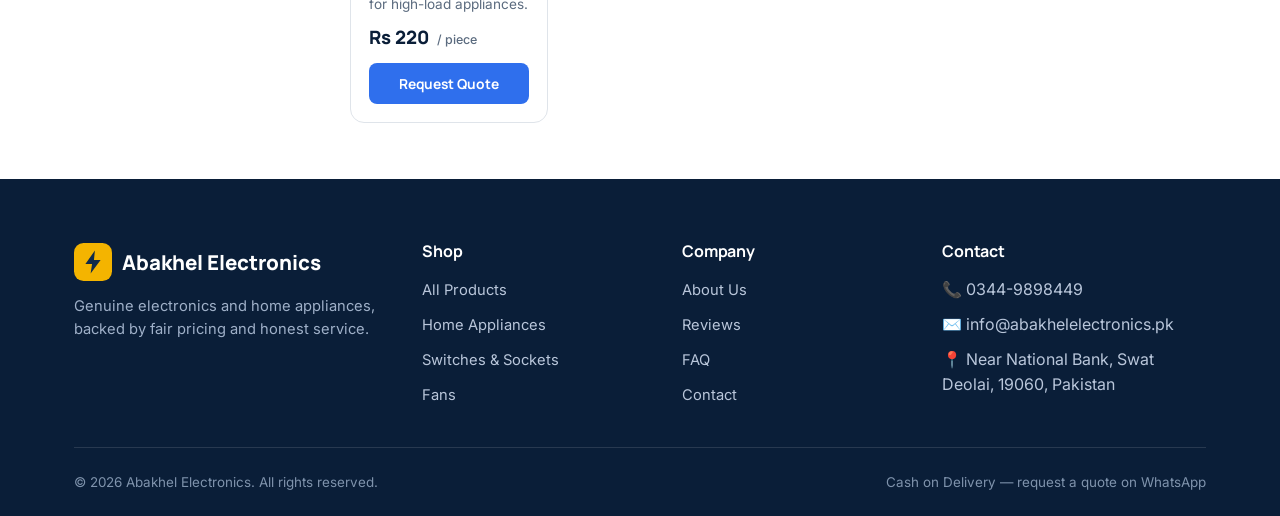
<file: products.html>
<!DOCTYPE html>
<html lang="en">
<head>
<meta charset="UTF-8" />
<meta name="viewport" content="width=device-width, initial-scale=1.0" />
<title>Shop Electronics &amp; Electrical Products — Abakhel Electronics</title>
<meta name="description" content="Browse TVs, refrigerators, air coolers, washing machines, electrical accessories, switches, LED lighting, circuit breakers, wires, fans, tools and safety equipment. Request a quote on WhatsApp." />
<link rel="preconnect" href="https://fonts.googleapis.com" />
<link rel="preconnect" href="https://fonts.gstatic.com" crossorigin />
<link href="https://fonts.googleapis.com/css2?family=Inter:wght@400;500;600;700&family=Manrope:wght@600;700;800&display=swap" rel="stylesheet" />
<link rel="stylesheet" href="css/base.css" />
<link rel="stylesheet" href="css/layout.css" />
<link rel="stylesheet" href="css/home.css" />
<link rel="stylesheet" href="css/shop.css" />
</head>
<body>
<a href="#main" class="skip-link">Skip to content</a>

<div class="topbar">
  <div class="container">
    <div class="topbar__contacts">
      <span>📞 0344-9898449</span>
      <span>✉️ info@abakhelelectronics.pk</span>
    </div>
    <a href="https://wa.me/923449898449" target="_blank" rel="noopener">Chat on WhatsApp →</a>
  </div>
</div>

<header class="header">
  <div class="container">
    <a href="index.html" class="brand">
      <svg class="brand__mark" viewBox="0 0 40 40" fill="none" xmlns="http://www.w3.org/2000/svg">
        <rect width="40" height="40" rx="10" fill="#0F2A4A"/>
        <path d="M22 8 12 22h7l-1.5 10L28 18h-7l1-10Z" fill="#F4B400"/>
      </svg>
      <span class="brand__name">Abakhel<span> Electronics</span></span>
    </a>
    <nav class="nav" aria-label="Primary">
      <ul class="nav__links">
        <li><a href="index.html">Home</a></li>
        <li><a href="index.html#about">About</a></li>
        <li><a href="products.html" aria-current="page">Products</a></li>
        <li><a href="index.html#testimonials">Reviews</a></li>
        <li><a href="index.html#faq">FAQ</a></li>
        <li><a href="index.html#contact">Contact</a></li>
      </ul>
    </nav>
    <div class="header__actions">
      <button type="button" class="nav-toggle" aria-label="Toggle menu" aria-expanded="false"><span></span><span></span><span></span></button>
    </div>
  </div>
</header>

<div class="page-header">
  <div class="container">
    <div class="breadcrumb"><a href="index.html">Home</a> / Products</div>
    <h1>All Products</h1>
    <p class="page-header__note">Can't find what you're looking for? We stock far more than what's listed here — <a href="https://wa.me/923449898449?text=Hi%2C%20I'm%20looking%20for%20a%20product%20that's%20not%20listed%20on%20your%20site." target="_blank" rel="noopener">message us on WhatsApp</a> and we'll help you find it.</p>
  </div>
</div>

<main id="main" class="section--tight">
  <div class="container">
    <div class="shop-layout">
      <aside class="filters" id="filtersPanel">
        <h3>Budget</h3>
        <div class="budget-grid" id="budgetPresets">
          <button type="button" class="budget-btn" data-budget-min="0" data-budget-max="5000">Under Rs 5,000</button>
          <button type="button" class="budget-btn" data-budget-min="5000" data-budget-max="20000">Rs 5,000–20,000</button>
          <button type="button" class="budget-btn" data-budget-min="20000" data-budget-max="60000">Rs 20,000–60,000</button>
          <button type="button" class="budget-btn" data-budget-min="60000" data-budget-max="">Rs 60,000+</button>
        </div>
        <div class="budget-inputs">
          <div>
            <label for="budgetMin">Min</label>
            <input type="number" id="budgetMin" min="0" placeholder="0" />
          </div>
          <div>
            <label for="budgetMax">Max</label>
            <input type="number" id="budgetMax" min="0" placeholder="Any" />
          </div>
        </div>
        <button type="button" class="btn btn--primary btn--sm btn--full" id="budgetApply" style="margin-bottom:22px;">Apply</button>

        <h3>Filter by Category</h3>
        <fieldset>
          <legend class="visually-hidden">Categories</legend>
          <div id="categoryFilterList"></div>
        </fieldset>
        <button type="button" class="btn btn--outline btn--sm btn--full" id="clearFiltersBtn">Clear Filters</button>
      </aside>

      <div>
        <div class="toolbar">
          <button type="button" class="btn btn--outline btn--sm filters-mobile-toggle" id="filtersToggle">Filters</button>
          <span class="toolbar__count" id="resultCount"></span>
          <select id="sortSelect" aria-label="Sort products">
            <option value="featured">Sort: Featured</option>
            <option value="price-asc">Price: Low to High</option>
            <option value="price-desc">Price: High to Low</option>
            <option value="name">Name: A–Z</option>
          </select>
        </div>
        <div class="product-grid" id="productGrid"></div>
      </div>
    </div>
  </div>
</main>

<footer class="footer">
  <div class="container">
    <div class="footer__grid">
      <div>
        <div class="brand" style="color:#fff;margin-bottom:14px;">
          <svg class="brand__mark" viewBox="0 0 40 40" fill="none" xmlns="http://www.w3.org/2000/svg">
            <rect width="40" height="40" rx="10" fill="#F4B400"/>
            <path d="M22 8 12 22h7l-1.5 10L28 18h-7l1-10Z" fill="#0F2A4A"/>
          </svg>
          Abakhel Electronics
        </div>
        <p>Genuine electronics and home appliances, backed by fair pricing and honest service.</p>
      </div>
      <div>
        <h4>Shop</h4>
        <ul>
          <li><a href="products.html">All Products</a></li>
          <li><a href="products.html?cat=appliances">Home Appliances</a></li>
          <li><a href="products.html?cat=switches">Switches &amp; Sockets</a></li>
          <li><a href="products.html?cat=fans">Fans</a></li>
        </ul>
      </div>
      <div>
        <h4>Company</h4>
        <ul>
          <li><a href="index.html#about">About Us</a></li>
          <li><a href="index.html#testimonials">Reviews</a></li>
          <li><a href="index.html#faq">FAQ</a></li>
          <li><a href="index.html#contact">Contact</a></li>
        </ul>
      </div>
      <div>
        <h4>Contact</h4>
        <ul>
          <li>📞 0344-9898449</li>
          <li>✉️ info@abakhelelectronics.pk</li>
          <li>📍 Near National Bank, Swat Deolai, 19060, Pakistan</li>
        </ul>
      </div>
    </div>
    <div class="footer__bottom">
      <span>© 2026 Abakhel Electronics. All rights reserved.</span>
      <span>Cash on Delivery — request a quote on WhatsApp</span>
    </div>
  </div>
</footer>

<div class="modal-overlay" id="quoteModal">
  <div class="modal" role="dialog" aria-modal="true" aria-labelledby="quoteModalTitle">
    <div class="modal__head">
      <h3 id="quoteModalTitle">Request a Quote</h3>
      <button type="button" class="modal__close" id="quoteModalClose" aria-label="Close">✕</button>
    </div>
    <div class="modal__note">
      <svg width="18" height="18" viewBox="0 0 24 24" fill="none" stroke="currentColor" stroke-width="2" style="flex-shrink:0;"><path d="M21 15a2 2 0 0 1-2 2H7l-4 4V5a2 2 0 0 1 2-2h14a2 2 0 0 1 2 2z"/></svg>
      <span>This opens WhatsApp with your details filled in — just hit send.</span>
    </div>
    <form id="quoteForm">
      <div class="field">
        <label for="quoteProductField">Product</label>
        <input type="text" id="quoteProductField" name="product" />
      </div>
      <div class="field">
        <label for="quoteQty">Quantity needed</label>
        <input type="text" id="quoteQty" name="qty" placeholder="e.g. 1 unit, or 20 pieces" />
      </div>
      <div class="field">
        <label for="quoteName">Full name</label>
        <input type="text" id="quoteName" name="name" required />
      </div>
      <div class="field">
        <label for="quotePhone">Phone number</label>
        <input type="tel" id="quotePhone" name="phone" required />
      </div>
      <button type="submit" class="btn btn--whatsapp btn--full">Send via WhatsApp</button>
    </form>
  </div>
</div>

<div class="toast" id="toast">
  <svg width="18" height="18" viewBox="0 0 24 24" fill="none" stroke="currentColor" stroke-width="2"><path d="M20 6 9 17l-5-5"/></svg>
  <span>Opening WhatsApp…</span>
</div>

<div class="mobile-actionbar">
  <a href="tel:+923449898449" class="btn btn--outline">Call Now</a>
  <a href="https://wa.me/923449898449" target="_blank" rel="noopener" class="btn btn--whatsapp">WhatsApp</a>
</div>

<script src="js/data.js"></script>
<script src="js/main.js"></script>
<script src="js/shop.js"></script>
</body>
</html>
</file>
<file: css/base.css>
/* =========================================================
   TANZEEB ELECTRICAL — DESIGN TOKENS
   Palette: deep navy + white, electric blue, warm yellow
   Type: Manrope (display) / Inter (body)
   ========================================================= */

:root {
  /* Color */
  --navy-900: #0a1e38;
  --navy-800: #0f2a4a;
  --navy-700: #163a63;
  --blue-600: #2f6fed;
  --blue-500: #4c85f5;
  --blue-100: #e8f0fe;
  --yellow-500: #f4b400;
  --yellow-600: #d99e00;
  --gray-50: #f6f7f9;
  --gray-100: #eef1f5;
  --gray-200: #dfe4ea;
  --gray-400: #9aa6b4;
  --gray-600: #5b6b7f;
  --ink: #10233d;
  --white: #ffffff;

  /* Type */
  --font-display: 'Manrope', sans-serif;
  --font-body: 'Inter', sans-serif;

  /* Layout */
  --container: 1180px;
  --radius-sm: 8px;
  --radius-md: 14px;
  --radius-lg: 22px;
  --shadow-card: 0 1px 2px rgba(10, 30, 56, 0.06), 0 8px 24px rgba(10, 30, 56, 0.06);
  --shadow-lift: 0 4px 8px rgba(10, 30, 56, 0.08), 0 16px 40px rgba(10, 30, 56, 0.12);
}

*, *::before, *::after { box-sizing: border-box; }

html { scroll-behavior: smooth; }

@media (prefers-reduced-motion: reduce) {
  html { scroll-behavior: auto; }
  *, *::before, *::after {
    animation-duration: 0.001ms !important;
    animation-iteration-count: 1 !important;
    transition-duration: 0.001ms !important;
    scroll-behavior: auto !important;
  }
}

body {
  margin: 0;
  font-family: var(--font-body);
  color: var(--ink);
  background: var(--white);
  line-height: 1.55;
  -webkit-font-smoothing: antialiased;
}

h1, h2, h3, h4 {
  font-family: var(--font-display);
  color: var(--navy-900);
  line-height: 1.12;
  margin: 0 0 0.5em;
  letter-spacing: -0.01em;
}

p { margin: 0 0 1em; color: var(--gray-600); max-width: 62ch; }

a { color: inherit; text-decoration: none; }

img { max-width: 100%; display: block; }

button { font-family: inherit; cursor: pointer; }

.container {
  max-width: var(--container);
  margin: 0 auto;
  padding: 0 24px;
}

.section {
  padding: 88px 0;
}

.section--tight { padding: 56px 0; }

.section--gray { background: var(--gray-50); }
.section--navy { background: var(--navy-900); color: var(--white); }
.section--navy h2, .section--navy h3 { color: var(--white); }
.section--navy p { color: #b9c6da; }

.section-head {
  max-width: 620px;
  margin-bottom: 48px;
}

.section-head h2 {
  font-size: clamp(1.7rem, 3vw, 2.4rem);
}

.section-kicker {
  display: inline-block;
  font-family: var(--font-display);
  font-weight: 700;
  font-size: 0.82rem;
  color: var(--blue-600);
  margin-bottom: 10px;
}

/* Focus visibility */
a:focus-visible, button:focus-visible, input:focus-visible, textarea:focus-visible, select:focus-visible {
  outline: 3px solid var(--yellow-500);
  outline-offset: 2px;
}

/* Buttons */
.btn {
  display: inline-flex;
  align-items: center;
  justify-content: center;
  gap: 8px;
  padding: 14px 26px;
  border-radius: var(--radius-sm);
  font-family: var(--font-display);
  font-weight: 700;
  font-size: 0.98rem;
  border: 2px solid transparent;
  transition: transform 0.15s ease, background 0.15s ease, border-color 0.15s ease, color 0.15s ease;
  white-space: nowrap;
}
.btn:hover { transform: translateY(-1px); }

.btn--primary { background: var(--blue-600); color: var(--white); }
.btn--primary:hover { background: #2559c4; }

.btn--ghost { background: transparent; color: var(--white); border-color: rgba(255,255,255,0.4); }
.btn--ghost:hover { border-color: var(--white); }

.btn--outline { background: transparent; color: var(--navy-900); border-color: var(--gray-200); }
.btn--outline:hover { border-color: var(--navy-900); }

.btn--whatsapp { background: #1fae5c; color: var(--white); }
.btn--whatsapp:hover { background: #178f4b; }

.btn--sm { padding: 9px 16px; font-size: 0.86rem; }
.btn--full { width: 100%; }

.btn:disabled { opacity: 0.5; cursor: not-allowed; transform: none; }

/* Badge */
.badge {
  display: inline-flex;
  align-items: center;
  gap: 6px;
  font-size: 0.8rem;
  font-weight: 600;
  padding: 5px 10px;
  border-radius: 999px;
  background: var(--gray-100);
  color: var(--navy-700);
}
.badge--yellow { background: #fff4d6; color: #8a6400; }
.badge--blue { background: var(--blue-100); color: var(--blue-600); }

/* Visually hidden (skip link target etc.) */
.visually-hidden {
  position: absolute;
  width: 1px; height: 1px;
  overflow: hidden;
  clip: rect(0 0 0 0);
  white-space: nowrap;
}

.skip-link {
  position: absolute;
  left: 12px; top: -50px;
  background: var(--navy-900);
  color: var(--white);
  padding: 10px 16px;
  border-radius: var(--radius-sm);
  z-index: 999;
  transition: top 0.2s ease;
}
.skip-link:focus { top: 12px; }
</file>
<file: css/layout.css>
/* =========================================================
   HEADER / NAV
   ========================================================= */

.topbar {
  background: var(--navy-900);
  color: #b9c6da;
  font-size: 0.84rem;
}
.topbar .container {
  display: flex;
  justify-content: space-between;
  align-items: center;
  padding-top: 8px;
  padding-bottom: 8px;
  gap: 16px;
  flex-wrap: wrap;
}
.topbar a { color: #dbe4f2; }
.topbar a:hover { color: var(--yellow-500); }
.topbar__contacts { display: flex; gap: 20px; flex-wrap: wrap; }
.topbar__contacts span { display: inline-flex; align-items: center; gap: 6px; }

.header {
  position: sticky;
  top: 0;
  z-index: 100;
  background: var(--white);
  border-bottom: 1px solid var(--gray-200);
}
.header .container {
  display: flex;
  align-items: center;
  justify-content: space-between;
  padding-top: 14px;
  padding-bottom: 14px;
  gap: 20px;
}

.brand {
  display: flex;
  align-items: center;
  gap: 10px;
  font-family: var(--font-display);
  font-weight: 800;
  font-size: 1.28rem;
  color: var(--navy-900);
}
.brand__mark {
  width: 38px; height: 38px;
  flex-shrink: 0;
}
.brand__name span { color: var(--blue-600); }

.nav {
  display: flex;
  align-items: center;
  gap: 30px;
}
.nav__links {
  display: flex;
  gap: 28px;
  list-style: none;
  margin: 0; padding: 0;
}
.nav__links a {
  font-weight: 600;
  font-size: 0.96rem;
  color: var(--navy-800);
  padding: 6px 2px;
  border-bottom: 2px solid transparent;
}
.nav__links a:hover,
.nav__links a[aria-current="page"] {
  border-bottom-color: var(--blue-600);
  color: var(--blue-600);
}

.header__actions {
  display: flex;
  align-items: center;
  gap: 14px;
}

.nav-toggle {
  display: none;
  background: none;
  border: none;
  padding: 8px;
}
.nav-toggle span {
  display: block;
  width: 24px;
  height: 2px;
  background: var(--navy-900);
  margin: 5px 0;
  transition: transform 0.2s ease, opacity 0.2s ease;
}

@media (max-width: 900px) {
  .nav__links {
    position: fixed;
    inset: 68px 0 auto 0;
    flex-direction: column;
    background: var(--white);
    border-bottom: 1px solid var(--gray-200);
    padding: 12px 24px 20px;
    gap: 4px;
    transform: translateY(-8px);
    opacity: 0;
    pointer-events: none;
    transition: opacity 0.18s ease, transform 0.18s ease;
  }
  .nav__links a { display: block; padding: 12px 0; border-bottom: 1px solid var(--gray-100); }
  .nav--open .nav__links {
    opacity: 1;
    transform: translateY(0);
    pointer-events: auto;
  }
  .nav-toggle { display: block; }
  .topbar__contacts span:nth-child(2) { display: none; }
}

/* =========================================================
   FOOTER
   ========================================================= */

.footer {
  background: var(--navy-900);
  color: #b9c6da;
  padding: 64px 0 24px;
}
.footer__grid {
  display: grid;
  grid-template-columns: 1.4fr 1fr 1fr 1.2fr;
  gap: 40px;
  padding-bottom: 40px;
  border-bottom: 1px solid rgba(255,255,255,0.12);
}
.footer h4 {
  color: var(--white);
  font-size: 1rem;
  margin-bottom: 16px;
}
.footer p { color: #9fb0c8; font-size: 0.92rem; }
.footer ul { list-style: none; margin: 0; padding: 0; display: flex; flex-direction: column; gap: 10px; }
.footer a { color: #b9c6da; font-size: 0.92rem; }
.footer a:hover { color: var(--yellow-500); }
.footer__bottom {
  padding-top: 24px;
  display: flex;
  justify-content: space-between;
  flex-wrap: wrap;
  gap: 10px;
  font-size: 0.84rem;
  color: #7f93ac;
}
@media (max-width: 800px) {
  .footer__grid { grid-template-columns: 1fr 1fr; }
}

/* Sticky mobile WhatsApp / call bar */
.mobile-actionbar {
  display: none;
}
@media (max-width: 640px) {
  .mobile-actionbar {
    display: flex;
    position: fixed;
    left: 0; right: 0; bottom: 0;
    z-index: 90;
    background: var(--white);
    border-top: 1px solid var(--gray-200);
    padding: 10px 12px;
    gap: 10px;
  }
  .mobile-actionbar .btn { flex: 1; padding: 12px; font-size: 0.88rem; }
  body { padding-bottom: 64px; }
}
</file>
<file: css/home.css>
/* =========================================================
   HERO
   ========================================================= */

.hero {
  background: var(--navy-900);
  color: var(--white);
  position: relative;
  overflow: hidden;
  padding: 80px 0 0;
}

.hero .container {
  display: grid;
  grid-template-columns: 1.05fr 0.95fr;
  align-items: center;
  gap: 40px;
}

.hero__badges {
  display: flex;
  flex-wrap: wrap;
  gap: 10px;
  margin-bottom: 22px;
}
.hero__badges span {
  font-size: 0.82rem;
  font-weight: 600;
  color: #cfe0ff;
  background: rgba(255,255,255,0.08);
  border: 1px solid rgba(255,255,255,0.16);
  padding: 6px 12px;
  border-radius: 999px;
}

.hero h1 {
  color: var(--white);
  font-size: clamp(2.1rem, 4.2vw, 3.3rem);
  font-weight: 800;
  max-width: 12.5ch;
}

.hero p.lede {
  color: #c3d1e6;
  font-size: 1.12rem;
  max-width: 46ch;
  margin-bottom: 30px;
}

.hero__ctas {
  display: flex;
  flex-wrap: wrap;
  gap: 14px;
  margin-bottom: 46px;
}

.hero__trust {
  display: grid;
  grid-template-columns: repeat(2, auto);
  gap: 12px 32px;
  padding-top: 28px;
  border-top: 1px solid rgba(255,255,255,0.14);
}
.hero__trust li {
  list-style: none;
  display: flex;
  align-items: center;
  gap: 8px;
  font-size: 0.92rem;
  color: #dbe6f7;
}
.hero__trust svg { flex-shrink: 0; color: var(--yellow-500); }

/* Circuit diagram visual */
.hero__visual {
  position: relative;
  aspect-ratio: 1 / 1;
}
.hero__visual svg { width: 100%; height: 100%; }

.circuit-line {
  stroke-dasharray: 6 340;
  stroke-dashoffset: 0;
  animation: circuit-pulse 4.5s linear infinite;
}
.circuit-line--b { animation-delay: 1.1s; }
.circuit-line--c { animation-delay: 2.3s; }
@keyframes circuit-pulse {
  0% { stroke-dashoffset: 346; }
  100% { stroke-dashoffset: -700; }
}
@media (prefers-reduced-motion: reduce) {
  .circuit-line { animation: none; stroke-dasharray: none; }
}

@media (max-width: 900px) {
  .hero .container { grid-template-columns: 1fr; }
  .hero__visual { max-width: 340px; margin: 0 auto; }
}

/* =========================================================
   ABOUT
   ========================================================= */

.about .container {
  display: grid;
  grid-template-columns: 0.9fr 1.1fr;
  gap: 56px;
  align-items: start;
}
.about__stats {
  display: grid;
  grid-template-columns: 1fr 1fr;
  gap: 1px;
  background: var(--gray-200);
  border: 1px solid var(--gray-200);
  border-radius: var(--radius-md);
  overflow: hidden;
  margin-top: 28px;
}
.about__stats div {
  background: var(--white);
  padding: 20px;
}
.about__stats strong {
  display: block;
  font-family: var(--font-display);
  font-size: 1.7rem;
  color: var(--navy-900);
}
.about__stats span { font-size: 0.86rem; color: var(--gray-600); }

.about__values { display: flex; flex-direction: column; gap: 22px; }
.about__value { display: flex; gap: 16px; }
.about__value-icon {
  width: 42px; height: 42px;
  border-radius: var(--radius-sm);
  background: var(--blue-100);
  color: var(--blue-600);
  display: flex; align-items: center; justify-content: center;
  flex-shrink: 0;
}
.about__value h4 { margin-bottom: 4px; font-size: 1.05rem; }
.about__value p { margin: 0; font-size: 0.95rem; }

@media (max-width: 860px) {
  .about .container { grid-template-columns: 1fr; }
}

/* =========================================================
   WHY CHOOSE — icon cards
   ========================================================= */

.why-grid {
  display: grid;
  grid-template-columns: repeat(3, 1fr);
  gap: 24px;
}
.why-card {
  background: var(--white);
  border: 1px solid var(--gray-200);
  border-radius: var(--radius-md);
  padding: 28px;
}
.why-card__icon {
  width: 46px; height: 46px;
  border-radius: 10px;
  background: var(--navy-900);
  color: var(--yellow-500);
  display: flex; align-items: center; justify-content: center;
  margin-bottom: 18px;
}
.why-card h3 { font-size: 1.08rem; margin-bottom: 6px; }
.why-card p { font-size: 0.94rem; margin: 0; }

@media (max-width: 860px) {
  .why-grid { grid-template-columns: 1fr 1fr; }
}
@media (max-width: 560px) {
  .why-grid { grid-template-columns: 1fr; }
}

/* =========================================================
   CATEGORY BENTO GRID (asymmetric — weight matches real demand)
   ========================================================= */

.cat-grid {
  display: grid;
  grid-template-columns: repeat(4, 1fr);
  grid-auto-rows: 190px;
  gap: 18px;
}
.cat-card {
  position: relative;
  border-radius: var(--radius-md);
  overflow: hidden;
  color: var(--white);
  display: flex;
  align-items: flex-end;
  padding: 20px;
  background-size: cover;
  background-position: center;
}
.cat-card::before {
  content: "";
  position: absolute; inset: 0;
  background: linear-gradient(180deg, rgba(10,30,56,0.05) 30%, rgba(10,30,56,0.82) 100%);
}
.cat-card__body { position: relative; z-index: 1; }
.cat-card h3 { color: var(--white); font-size: 1.05rem; margin-bottom: 2px; }
.cat-card span { font-size: 0.8rem; color: #d7e2f2; }

.cat-card--lg { grid-column: span 2; grid-row: span 2; }
.cat-card--lg h3 { font-size: 1.4rem; }
.cat-card--md { grid-column: span 2; }

@media (max-width: 900px) {
  .cat-grid { grid-template-columns: repeat(2, 1fr); grid-auto-rows: 170px; }
  .cat-card--lg { grid-column: span 2; grid-row: span 1; }
}
@media (max-width: 540px) {
  .cat-grid { grid-template-columns: 1fr; }
  .cat-card--lg, .cat-card--md { grid-column: span 1; }
}

/* =========================================================
   PRODUCT CARDS (shared with products page)
   ========================================================= */

.product-grid {
  display: grid;
  grid-template-columns: repeat(4, 1fr);
  gap: 22px;
}
.product-card {
  background: var(--white);
  border: 1px solid var(--gray-200);
  border-radius: var(--radius-md);
  overflow: hidden;
  display: flex;
  flex-direction: column;
  transition: box-shadow 0.18s ease, border-color 0.18s ease;
}
.product-card:hover { box-shadow: var(--shadow-lift); border-color: transparent; }
.product-card__img {
  aspect-ratio: 4/3;
  background: linear-gradient(180deg, #f8f9fb, var(--gray-50));
  display: flex; align-items: center; justify-content: center;
  padding: 14px;
}
.product-card__img svg { width: 88px; height: 88px; }
.product-card__body { padding: 16px 18px 18px; display: flex; flex-direction: column; gap: 8px; flex: 1; }
.product-card__cat { font-size: 0.76rem; font-weight: 700; color: var(--blue-600); }
.product-card h3 { font-size: 1rem; margin: 0; }
.product-card p.desc { font-size: 0.85rem; margin: 0; flex: 1; }
.product-card__price {
  display: flex; align-items: baseline; gap: 8px;
  font-family: var(--font-display); font-weight: 800; font-size: 1.15rem; color: var(--navy-900);
}
.product-card__price small { font-family: var(--font-body); font-weight: 500; font-size: 0.78rem; color: var(--gray-600); }
.product-card__actions { display: flex; gap: 8px; margin-top: 4px; }
.product-card__actions .btn { flex: 1; }

@media (max-width: 980px) { .product-grid { grid-template-columns: repeat(2, 1fr); } }
@media (max-width: 560px) { .product-grid { grid-template-columns: 1fr 1fr; gap: 14px; } .product-card__body { padding: 12px; } }

/* =========================================================
   BRANDS MARQUEE
   ========================================================= */

.brands-strip {
  overflow: hidden;
  -webkit-mask-image: linear-gradient(90deg, transparent, #000 8%, #000 92%, transparent);
  mask-image: linear-gradient(90deg, transparent, #000 8%, #000 92%, transparent);
}
.brands-track {
  display: flex;
  gap: 64px;
  width: max-content;
  animation: brands-scroll 28s linear infinite;
}
.brands-track span {
  font-family: var(--font-display);
  font-weight: 800;
  font-size: 1.3rem;
  color: var(--gray-400);
  white-space: nowrap;
}
@keyframes brands-scroll {
  from { transform: translateX(0); }
  to { transform: translateX(-50%); }
}
@media (prefers-reduced-motion: reduce) {
  .brands-track { animation: none; overflow-x: auto; }
}

/* =========================================================
   TESTIMONIALS
   ========================================================= */

.testimonial-wrap { position: relative; max-width: 720px; margin: 0 auto; text-align: center; }
.testimonial {
  display: none;
}
.testimonial.is-active { display: block; }
.testimonial__stars { color: var(--yellow-500); font-size: 1.1rem; margin-bottom: 16px; letter-spacing: 2px; }
.testimonial p.quote {
  font-family: var(--font-display);
  font-size: 1.25rem;
  color: var(--white);
  max-width: 100%;
  font-weight: 600;
  line-height: 1.5;
}
.testimonial cite { color: #a9bcd6; font-style: normal; font-size: 0.9rem; }
.testimonial-dots { display: flex; justify-content: center; gap: 8px; margin-top: 30px; }
.testimonial-dots button {
  width: 9px; height: 9px; border-radius: 50%;
  border: none; background: rgba(255,255,255,0.3);
  padding: 0;
}
.testimonial-dots button.is-active { background: var(--yellow-500); }

/* =========================================================
   STATS STRIP
   ========================================================= */

.stats-strip {
  display: grid;
  grid-template-columns: repeat(4, 1fr);
  border: 1px solid var(--gray-200);
  border-radius: var(--radius-md);
  overflow: hidden;
}
.stats-strip div {
  padding: 30px 20px;
  text-align: center;
  border-left: 1px solid var(--gray-200);
}
.stats-strip div:first-child { border-left: none; }
.stats-strip strong {
  display: block;
  font-family: var(--font-display);
  font-size: 2.1rem;
  color: var(--navy-900);
}
.stats-strip span { font-size: 0.86rem; color: var(--gray-600); }
@media (max-width: 700px) {
  .stats-strip { grid-template-columns: 1fr 1fr; }
  .stats-strip div:nth-child(3) { border-left: none; }
}

/* =========================================================
   FAQ ACCORDION
   ========================================================= */

.faq { max-width: 760px; }
.faq-item { border-bottom: 1px solid var(--gray-200); }
.faq-item__q {
  width: 100%;
  background: none;
  border: none;
  text-align: left;
  padding: 20px 4px;
  display: flex;
  justify-content: space-between;
  align-items: center;
  font-family: var(--font-display);
  font-weight: 700;
  font-size: 1rem;
  color: var(--navy-900);
}
.faq-item__icon {
  flex-shrink: 0;
  width: 22px; height: 22px;
  position: relative;
}
.faq-item__icon::before, .faq-item__icon::after {
  content: "";
  position: absolute;
  background: var(--navy-900);
  transition: transform 0.2s ease, opacity 0.2s ease;
}
.faq-item__icon::before { left: 0; top: 50%; width: 100%; height: 2px; transform: translateY(-50%); }
.faq-item__icon::after { top: 0; left: 50%; width: 2px; height: 100%; transform: translateX(-50%); }
.faq-item.is-open .faq-item__icon::after { opacity: 0; }
.faq-item__a {
  max-height: 0;
  overflow: hidden;
  transition: max-height 0.22s ease;
}
.faq-item__a p { padding: 0 4px 20px; margin: 0; }
.faq-item.is-open .faq-item__a { max-height: 220px; }

/* =========================================================
   CONTACT
   ========================================================= */

.contact-wrap {
  display: grid;
  grid-template-columns: 1fr 1.2fr;
  gap: 48px;
}
.contact-info__item { display: flex; gap: 14px; margin-bottom: 22px; }
.contact-info__icon {
  width: 42px; height: 42px;
  border-radius: 10px;
  background: var(--blue-100);
  color: var(--blue-600);
  display: flex; align-items: center; justify-content: center;
  flex-shrink: 0;
}
.contact-info__item h4 { margin-bottom: 2px; font-size: 0.98rem; }
.contact-info__item p { margin: 0; font-size: 0.92rem; }
.map-embed {
  border-radius: var(--radius-md);
  overflow: hidden;
  border: 1px solid var(--gray-200);
  margin-top: 24px;
  aspect-ratio: 16/10;
}
.map-embed iframe { width: 100%; height: 100%; border: 0; }

.form-grid { display: grid; grid-template-columns: 1fr 1fr; gap: 16px; }
.form-grid .field--full { grid-column: 1 / -1; }
.field { display: flex; flex-direction: column; gap: 6px; margin-bottom: 4px; }
.field label { font-size: 0.86rem; font-weight: 600; color: var(--navy-800); }
.field input, .field select, .field textarea {
  padding: 12px 14px;
  border: 1px solid var(--gray-200);
  border-radius: var(--radius-sm);
  font-family: inherit;
  font-size: 0.95rem;
  background: var(--white);
  color: var(--ink);
}
.field input:focus, .field select:focus, .field textarea:focus {
  border-color: var(--blue-600);
  outline: none;
  box-shadow: 0 0 0 3px var(--blue-100);
}
.field small.error { color: #c62828; font-size: 0.78rem; display: none; }
.field.has-error input, .field.has-error textarea { border-color: #c62828; }
.field.has-error small.error { display: block; }

@media (max-width: 860px) {
  .contact-wrap { grid-template-columns: 1fr; }
  .form-grid { grid-template-columns: 1fr; }
}

/* Section-connector "terminal" divider — functional rhythm marker, not decoration */
.terminal-divider {
  display: flex;
  justify-content: center;
  gap: 6px;
  padding: 0 0 0;
}
.terminal-divider span {
  width: 26px; height: 4px;
  border-radius: 2px;
  background: var(--gray-200);
}
.terminal-divider span:nth-child(2) { background: var(--blue-600); }
</file>
<file: css/shop.css>
/* =========================================================
   PAGE HEADER (products page)
   ========================================================= */

.page-header {
  background: var(--navy-900);
  color: var(--white);
  padding: 46px 0;
}
.page-header h1 { color: var(--white); margin-bottom: 6px; }
.page-header__note {
  color: #cfe0ff;
  font-size: 0.94rem;
  margin: 12px 0 0;
  max-width: 56ch;
}
.page-header__note a {
  color: var(--yellow-500);
  font-weight: 700;
  text-decoration: underline;
  text-underline-offset: 3px;
}
.page-header__note a:hover { color: #ffce3d; }
.breadcrumb { font-size: 0.86rem; color: #a9bcd6; }
.breadcrumb a:hover { color: var(--yellow-500); }

/* =========================================================
   PRODUCTS TOOLBAR + FILTERS
   ========================================================= */

.shop-layout {
  display: grid;
  grid-template-columns: 240px 1fr;
  gap: 36px;
  align-items: start;
}

.filters {
  border: 1px solid var(--gray-200);
  border-radius: var(--radius-md);
  padding: 20px;
  position: sticky;
  top: 90px;
}
.filters h3 { font-size: 0.92rem; margin-bottom: 12px; }
.filters fieldset { border: none; padding: 0; margin: 0 0 22px; }
.filters legend { font-family: var(--font-display); font-weight: 700; font-size: 0.88rem; margin-bottom: 10px; color: var(--navy-900); }
.filter-option { display: flex; align-items: center; gap: 8px; margin-bottom: 9px; font-size: 0.9rem; color: var(--gray-600); }
.filter-option input { accent-color: var(--blue-600); }
.filters .btn { margin-top: 4px; }

.toolbar {
  display: flex;
  justify-content: space-between;
  align-items: center;
  gap: 16px;
  margin-bottom: 22px;
  flex-wrap: wrap;
}
.toolbar__count { font-size: 0.9rem; color: var(--gray-600); }
.toolbar select {
  padding: 9px 12px;
  border-radius: var(--radius-sm);
  border: 1px solid var(--gray-200);
  font-size: 0.9rem;
}

.filters-mobile-toggle { display: none; }

/* Budget filter */
.budget-grid {
  display: grid;
  grid-template-columns: 1fr 1fr;
  gap: 8px;
  margin-bottom: 16px;
}
.budget-btn {
  padding: 10px 8px;
  border-radius: var(--radius-sm);
  border: 1.5px solid var(--gray-200);
  background: var(--white);
  font-size: 0.84rem;
  font-weight: 600;
  color: var(--navy-800);
  text-align: center;
}
.budget-btn:hover { border-color: var(--blue-500); }
.budget-btn.is-active {
  border-color: var(--blue-600);
  background: var(--blue-100);
  color: var(--blue-600);
}
.budget-inputs {
  display: grid;
  grid-template-columns: 1fr 1fr;
  gap: 10px;
  margin-bottom: 12px;
}
.budget-inputs label {
  display: block;
  font-size: 0.78rem;
  font-weight: 600;
  color: var(--gray-600);
  margin-bottom: 5px;
}
.budget-inputs input {
  width: 100%;
  padding: 9px 10px;
  border-radius: var(--radius-sm);
  border: 1px solid var(--gray-200);
  font-size: 0.86rem;
  font-family: inherit;
}
.budget-inputs input:focus {
  outline: none;
  border-color: var(--blue-600);
  box-shadow: 0 0 0 3px var(--blue-100);
}
@media (max-width: 900px) {
  .shop-layout { grid-template-columns: 1fr; }
  .filters { position: static; display: none; }
  .filters.is-open { display: block; }
  .filters-mobile-toggle { display: inline-flex; }
}

/* Empty / no-results state */
.empty-state {
  text-align: center;
  padding: 70px 20px;
}
.empty-state svg { color: var(--gray-400); margin-bottom: 18px; }

/* =========================================================
   QUOTE MODAL
   ========================================================= */

.modal-overlay {
  position: fixed; inset: 0;
  background: rgba(10,20,35,0.5);
  z-index: 300;
  display: flex; align-items: center; justify-content: center;
  padding: 20px;
  opacity: 0;
  pointer-events: none;
  transition: opacity 0.18s ease;
}
.modal-overlay.is-open { opacity: 1; pointer-events: auto; }
.modal {
  background: var(--white);
  border-radius: var(--radius-md);
  max-width: 480px;
  width: 100%;
  max-height: 88vh;
  overflow-y: auto;
  padding: 28px;
  transform: translateY(12px);
  transition: transform 0.18s ease;
}
.modal-overlay.is-open .modal { transform: translateY(0); }
.modal__head { display: flex; justify-content: space-between; align-items: flex-start; margin-bottom: 4px; }
.modal__close { background: none; border: none; padding: 4px; }
.modal__note {
  display: flex; gap: 10px;
  background: #e6f7ee; color: #14803a;
  border-radius: var(--radius-sm);
  padding: 12px 14px;
  font-size: 0.84rem;
  margin-bottom: 18px;
}

/* =========================================================
   TOAST
   ========================================================= */

.toast {
  position: fixed;
  bottom: 24px; left: 50%;
  transform: translateX(-50%) translateY(20px);
  background: var(--navy-900);
  color: var(--white);
  padding: 13px 22px;
  border-radius: var(--radius-sm);
  font-size: 0.9rem;
  font-weight: 600;
  z-index: 400;
  opacity: 0;
  pointer-events: none;
  transition: opacity 0.2s ease, transform 0.2s ease;
  display: flex; align-items: center; gap: 10px;
}
.toast.is-visible { opacity: 1; transform: translateX(-50%) translateY(0); }
.toast svg { color: var(--yellow-500); flex-shrink: 0; }

@media (max-width: 640px) {
  .toast { bottom: 76px; width: calc(100% - 32px); justify-content: center; }
}
</file>
